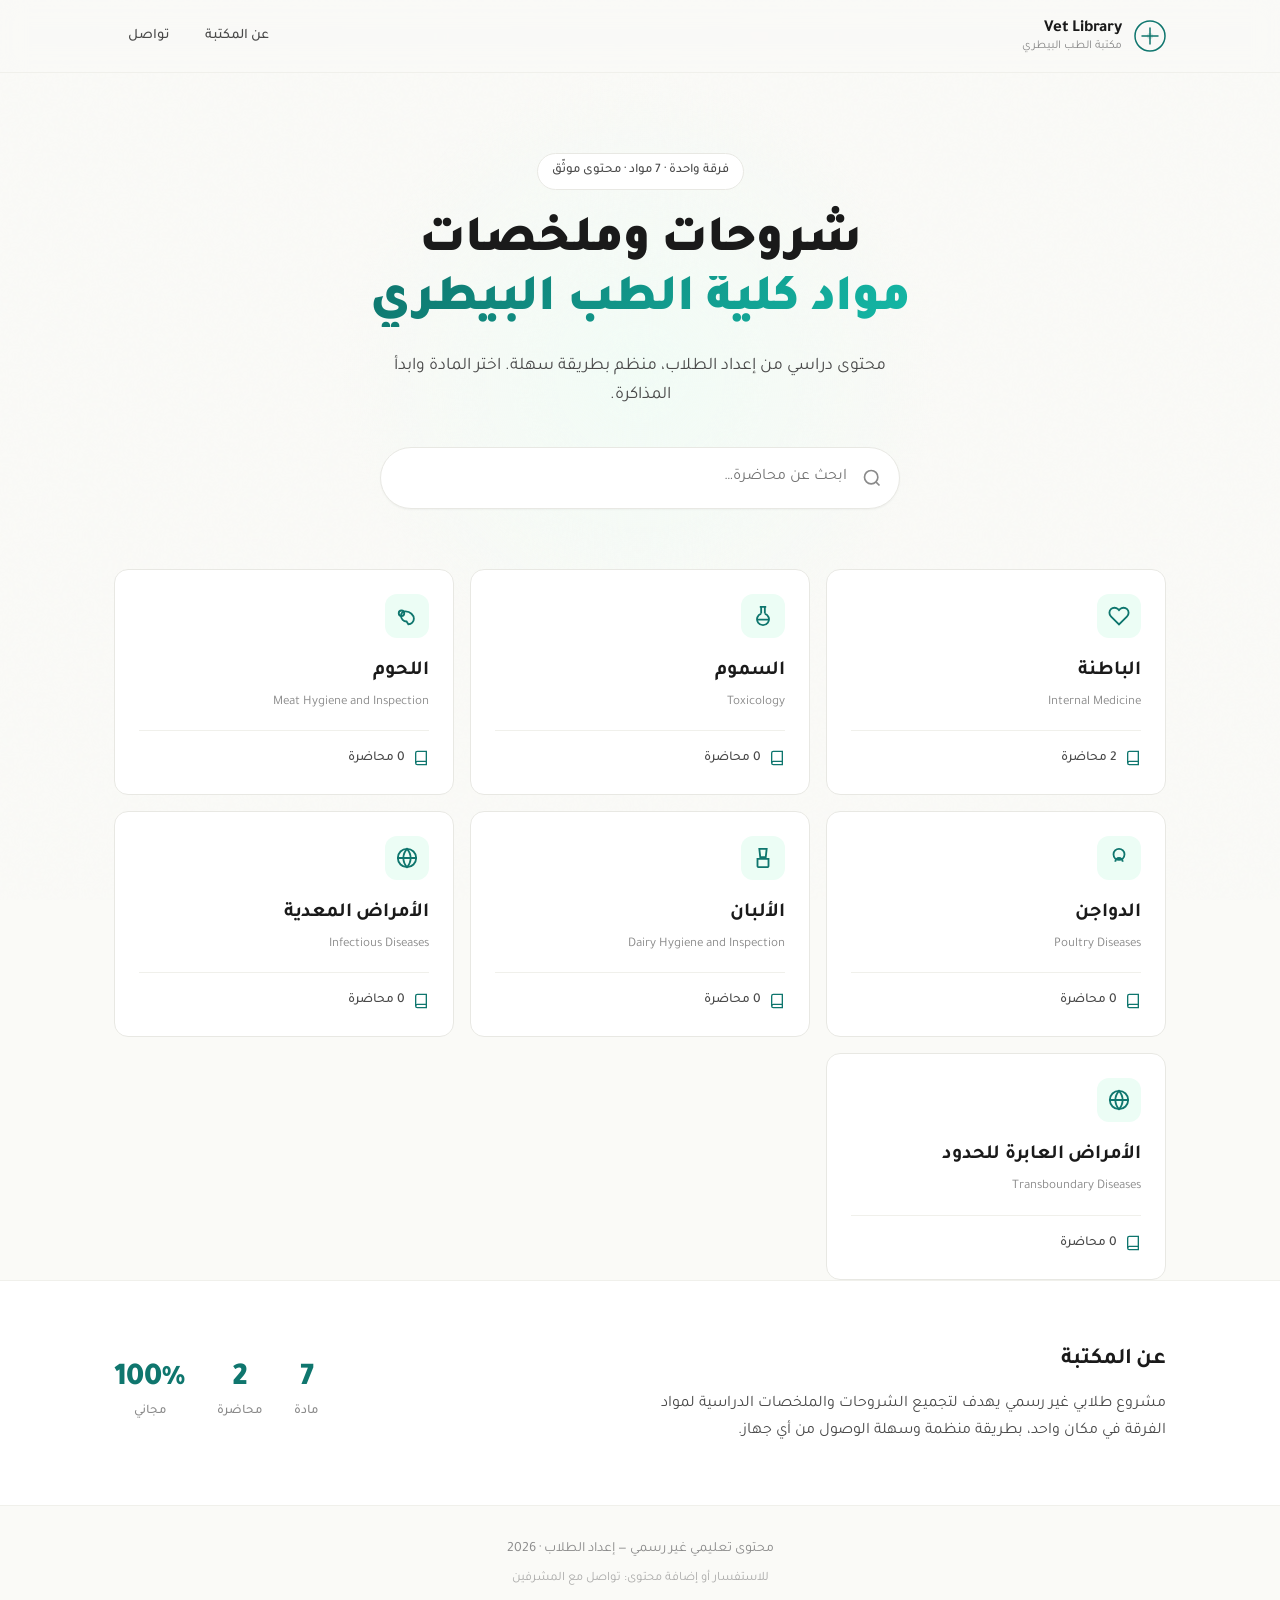
<file: index.html>
<!DOCTYPE html>
<html lang="ar" dir="rtl">
<head>
<meta charset="utf-8">
<meta name="viewport" content="width=device-width, initial-scale=1">
<title>مكتبة الطب البيطري — ملخصات وشروحات</title>
<meta name="description" content="ملخصات وشروحات مواد كلية الطب البيطري — باطنة، سموم، لحوم، دواجن، ألبان، أمراض معدية، أمراض عابرة للحدود">
<link rel="preconnect" href="https://fonts.googleapis.com">
<link rel="preconnect" href="https://fonts.gstatic.com" crossorigin>
<link href="https://fonts.googleapis.com/css2?family=Tajawal:wght@400;500;700;900&display=swap" rel="stylesheet">
<link rel="stylesheet" href="style.css">
</head>
<body>

<div class="noise"></div>

<header class="site-header">
  <div class="container header-inner">
    <a href="index.html" class="logo">
      <svg width="32" height="32" viewBox="0 0 32 32" fill="none">
        <circle cx="16" cy="16" r="15" stroke="currentColor" stroke-width="1.5"/>
        <path d="M16 8v16M8 16h16" stroke="currentColor" stroke-width="1.5" stroke-linecap="round"/>
        <circle cx="16" cy="16" r="3" fill="currentColor" opacity="0.2"/>
      </svg>
      <span class="logo-text">
        <strong>Vet Library</strong>
        <small>مكتبة الطب البيطري</small>
      </span>
    </a>
    <nav class="header-nav">
      <a href="#about" class="nav-link">عن المكتبة</a>
      <a href="#contact" class="nav-link">تواصل</a>
    </nav>
  </div>
</header>

<section class="hero">
  <div class="container">
    <div class="hero-badge">فرقة واحدة · 7 مواد · محتوى موثّق</div>
    <h1 class="hero-title">
      شروحات وملخصات<br>
      <span class="gradient">مواد كلية الطب البيطري</span>
    </h1>
    <p class="hero-sub">
      محتوى دراسي من إعداد الطلاب، منظم بطريقة سهلة. اختر المادة وابدأ المذاكرة.
    </p>
    <div class="hero-search">
      <svg width="20" height="20" viewBox="0 0 24 24" fill="none" stroke="currentColor" stroke-width="2">
        <circle cx="11" cy="11" r="8"/><path d="m21 21-4.35-4.35"/>
      </svg>
      <input type="search" id="search" placeholder="ابحث عن محاضرة…" autocomplete="off">
    </div>
  </div>
</section>

<main class="container">
  <div class="subjects-grid" id="subjects"></div>
  <div id="searchResults" class="search-results" hidden></div>
</main>

<section class="about" id="about">
  <div class="container">
    <div class="about-grid">
      <div>
        <h2>عن المكتبة</h2>
        <p>
          مشروع طلابي غير رسمي يهدف لتجميع الشروحات والملخصات الدراسية لمواد الفرقة في مكان واحد، بطريقة منظمة وسهلة الوصول من أي جهاز.
        </p>
      </div>
      <div class="stats">
        <div class="stat"><span class="stat-num" id="statSubjects">7</span><span class="stat-label">مادة</span></div>
        <div class="stat"><span class="stat-num" id="statLectures">0</span><span class="stat-label">محاضرة</span></div>
        <div class="stat"><span class="stat-num">100%</span><span class="stat-label">مجاني</span></div>
      </div>
    </div>
  </div>
</section>

<footer class="site-footer" id="contact">
  <div class="container">
    <p>محتوى تعليمي غير رسمي — إعداد الطلاب · 2026</p>
    <p class="footer-note">للاستفسار أو إضافة محتوى: تواصل مع المشرفين</p>
  </div>
</footer>

<script src="app.js"></script>
</body>
</html>
</file>
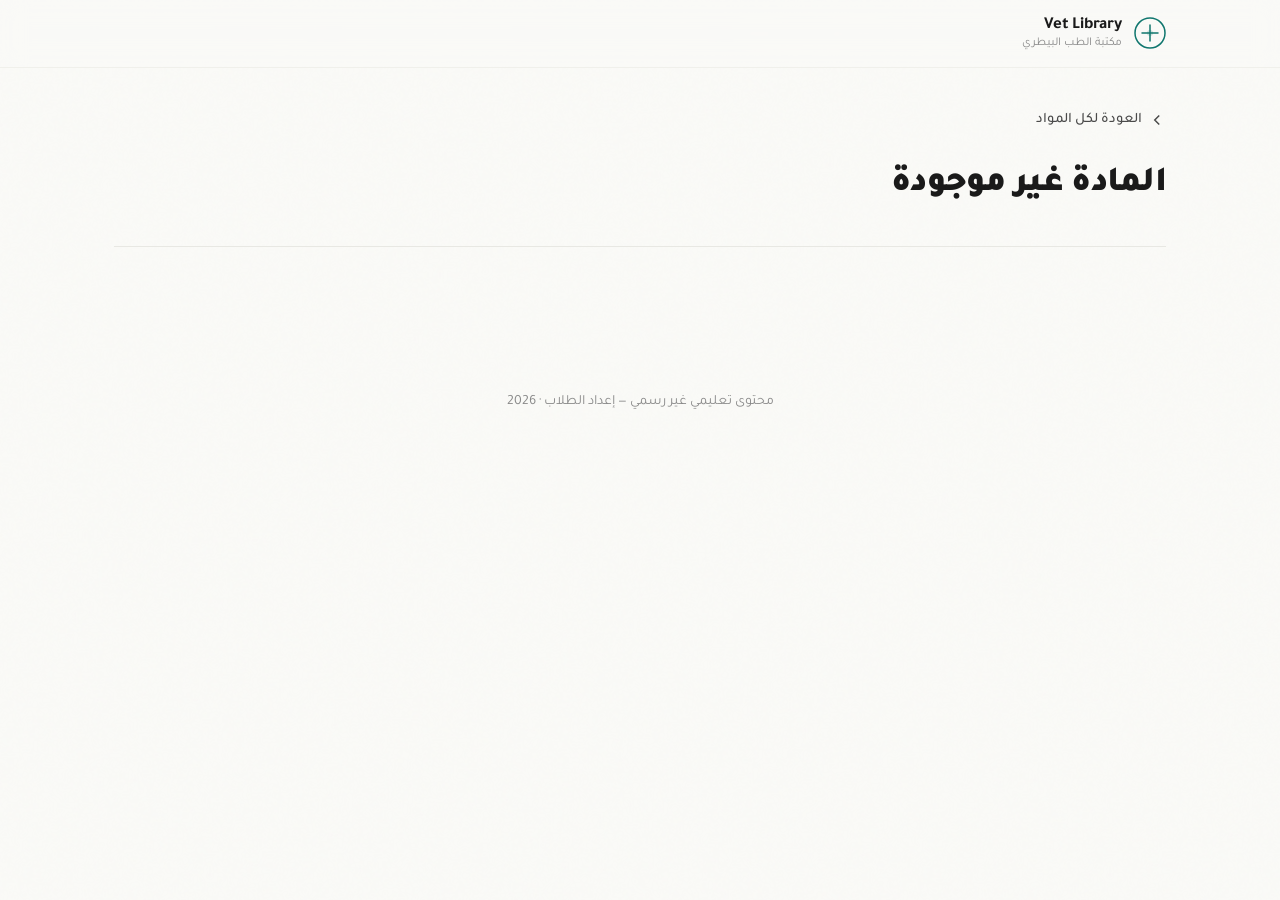
<file: subject.html>
<!DOCTYPE html>
<html lang="ar" dir="rtl">
<head>
<meta charset="utf-8">
<meta name="viewport" content="width=device-width, initial-scale=1">
<title id="pageTitle">المادة</title>
<meta name="description" id="pageDesc" content="محاضرات المادة">
<link rel="preconnect" href="https://fonts.googleapis.com">
<link rel="preconnect" href="https://fonts.gstatic.com" crossorigin>
<link href="https://fonts.googleapis.com/css2?family=Tajawal:wght@400;500;700;900&display=swap" rel="stylesheet">
<link rel="stylesheet" href="style.css">
</head>
<body>

<div class="noise"></div>

<header class="site-header">
  <div class="container header-inner">
    <a href="index.html" class="logo">
      <svg width="32" height="32" viewBox="0 0 32 32" fill="none">
        <circle cx="16" cy="16" r="15" stroke="currentColor" stroke-width="1.5"/>
        <path d="M16 8v16M8 16h16" stroke="currentColor" stroke-width="1.5" stroke-linecap="round"/>
        <circle cx="16" cy="16" r="3" fill="currentColor" opacity="0.2"/>
      </svg>
      <span class="logo-text">
        <strong>Vet Library</strong>
        <small>مكتبة الطب البيطري</small>
      </span>
    </a>
  </div>
</header>

<main class="container subject-page">
  <a href="index.html" class="back-link">
    <svg width="18" height="18" viewBox="0 0 24 24" fill="none" stroke="currentColor" stroke-width="2">
      <path d="m9 18 6-6-6-6"/>
    </svg>
    العودة لكل المواد
  </a>

  <div class="subject-header" id="subjectHeader"></div>

  <div class="lectures-list" id="lectures"></div>
</main>

<footer class="site-footer">
  <div class="container">
    <p>محتوى تعليمي غير رسمي — إعداد الطلاب · 2026</p>
  </div>
</footer>

<script src="subject.js"></script>
</body>
</html>
</file>
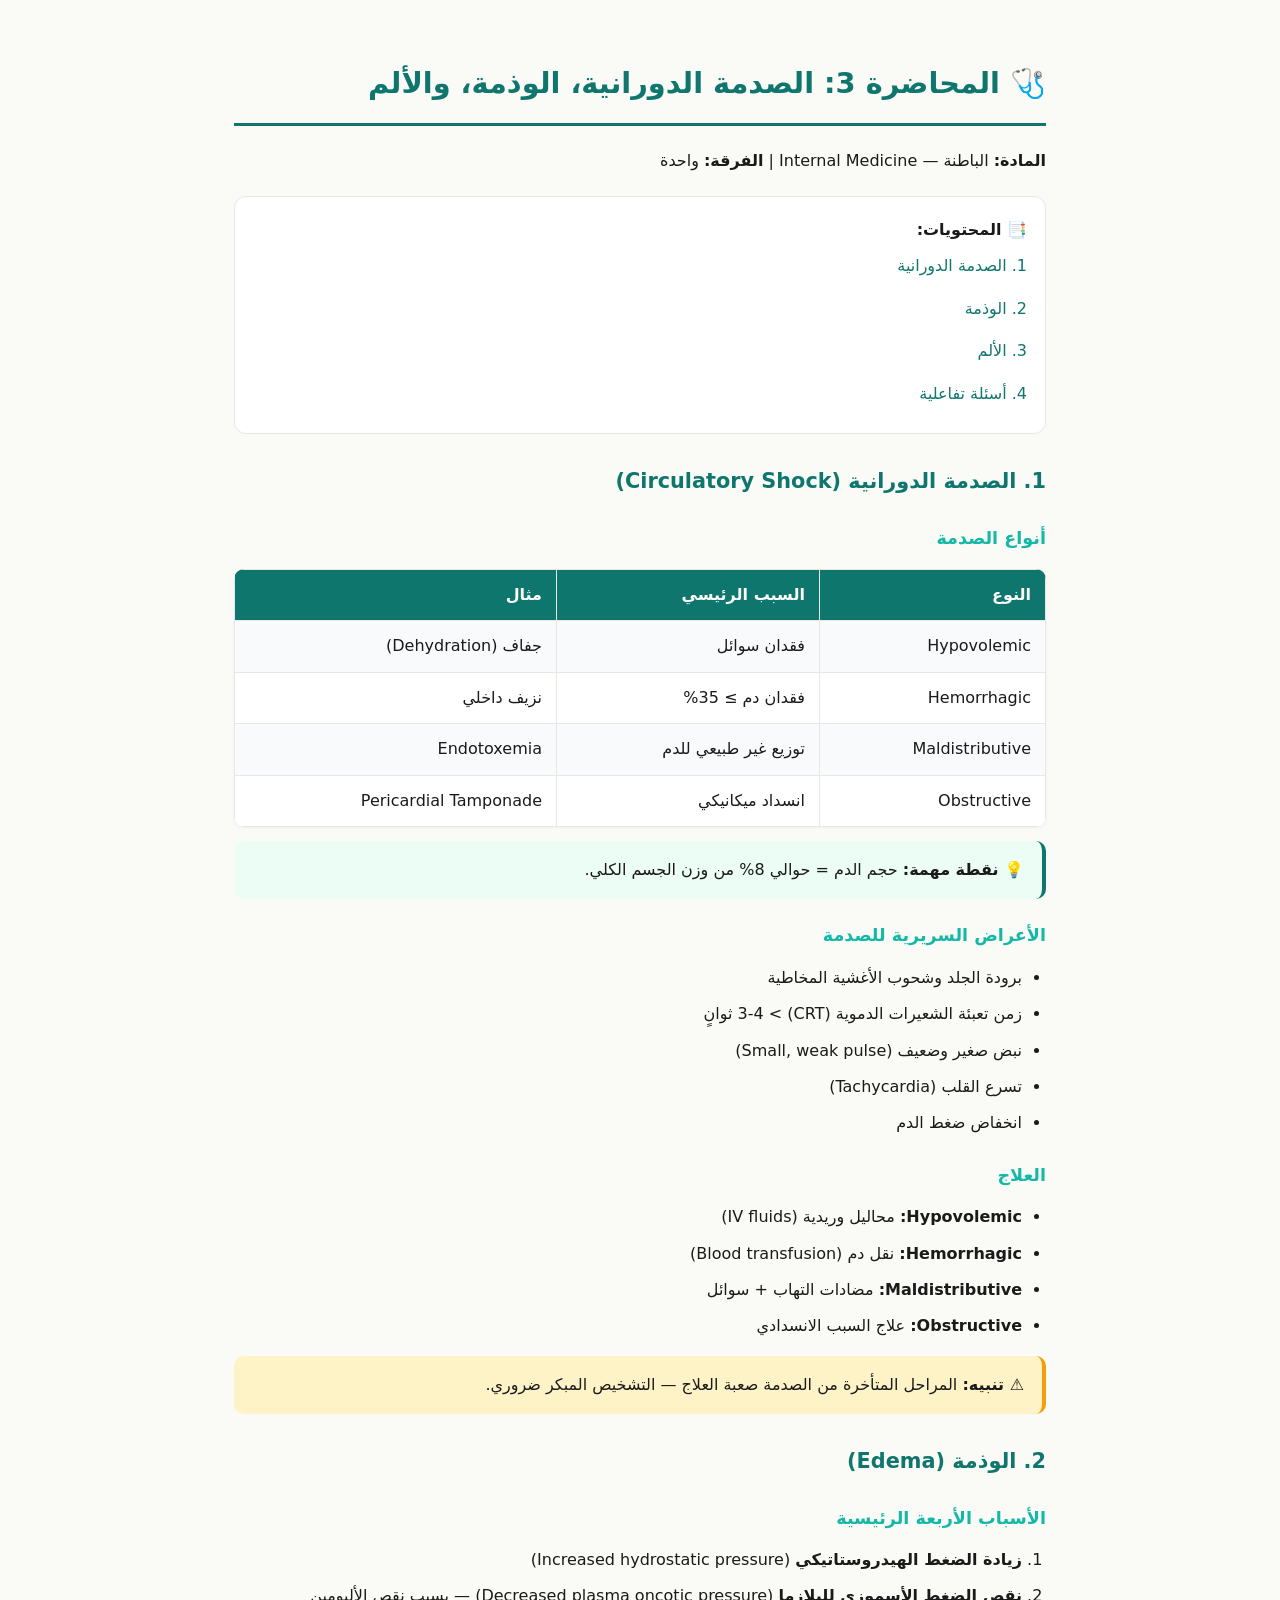
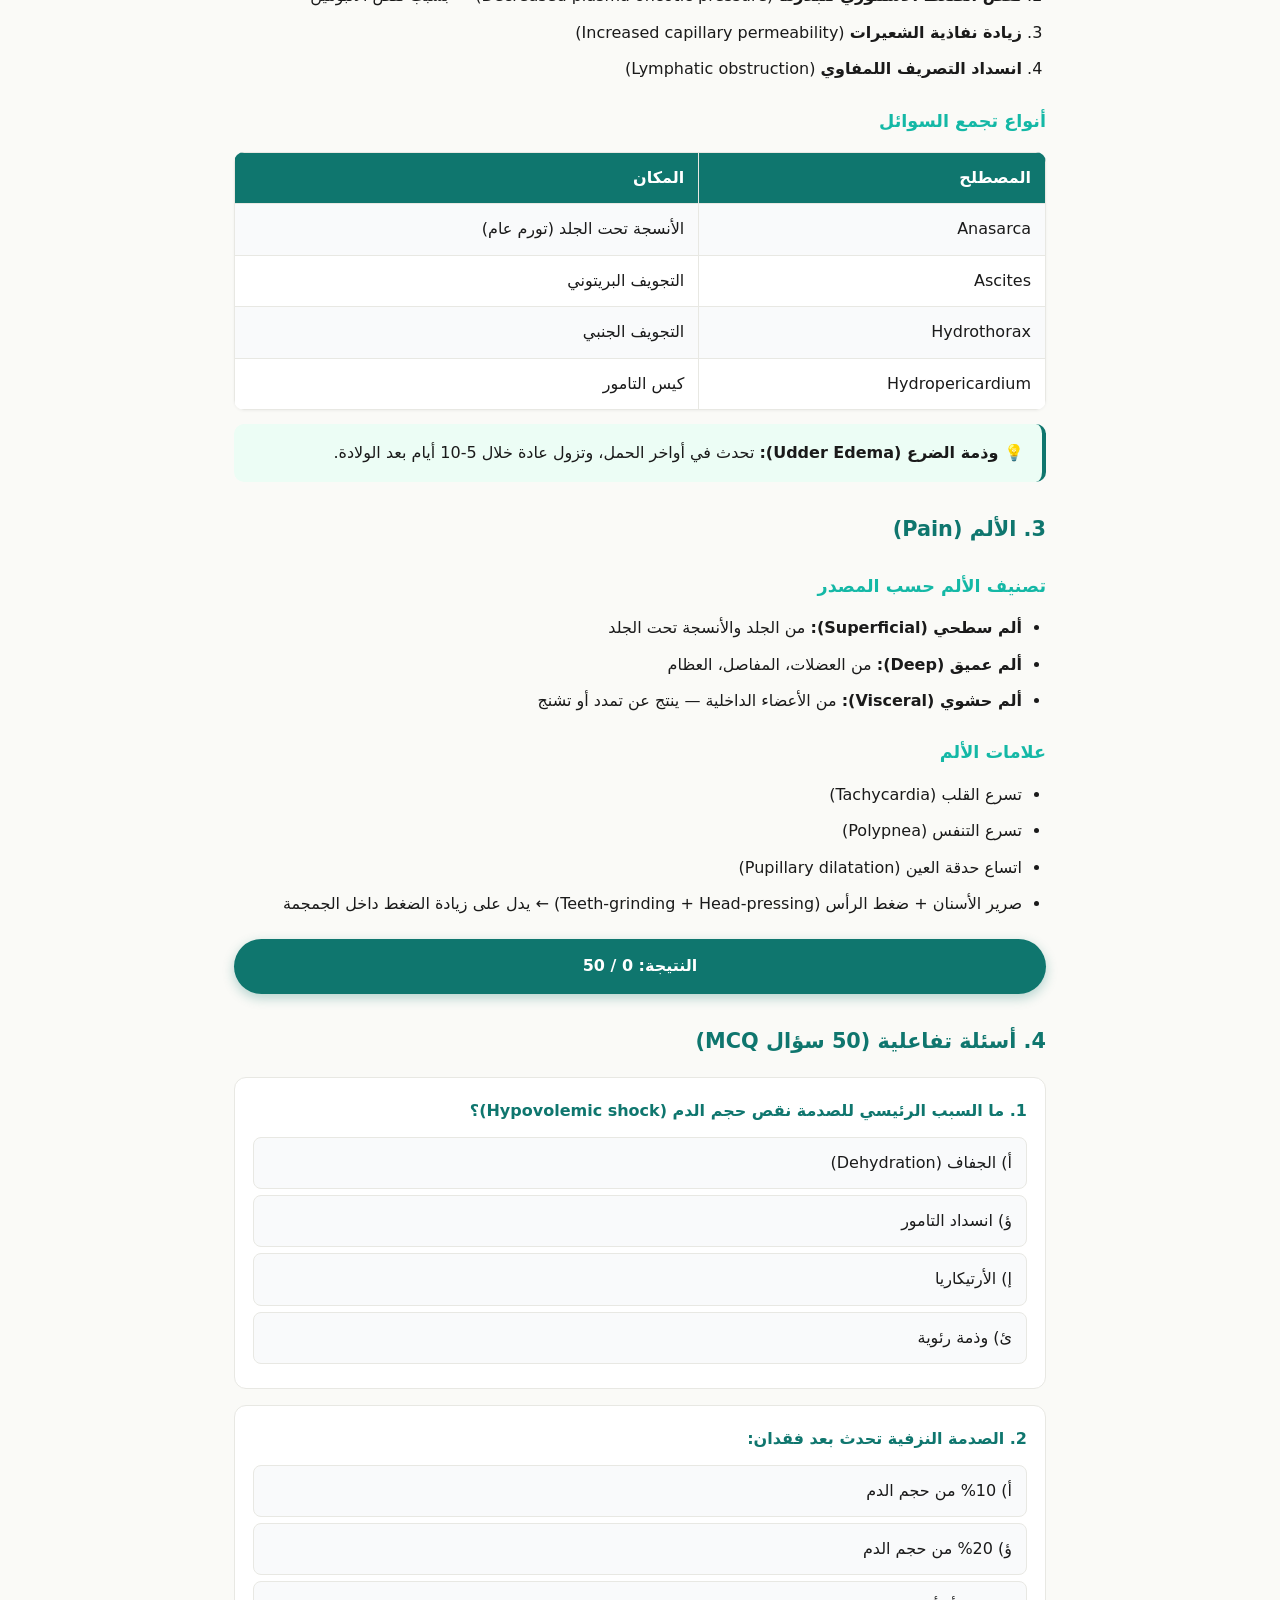
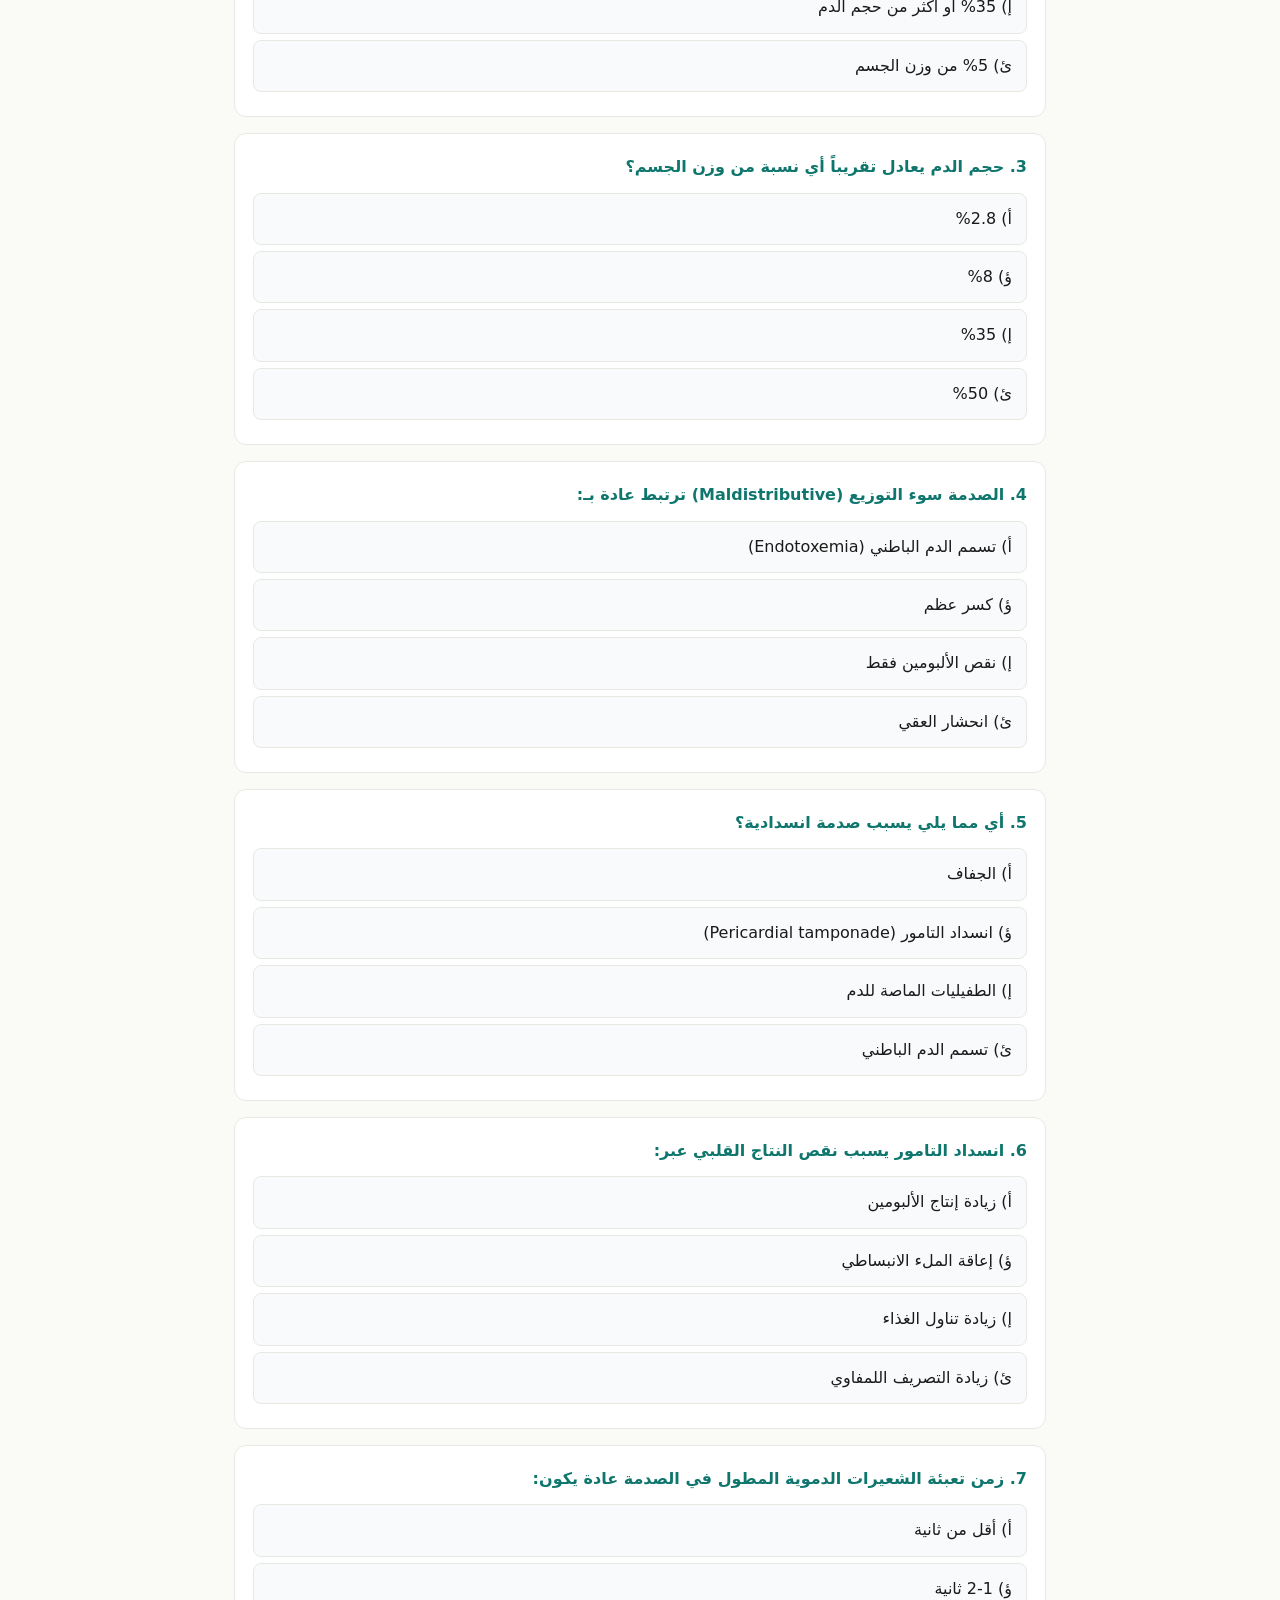
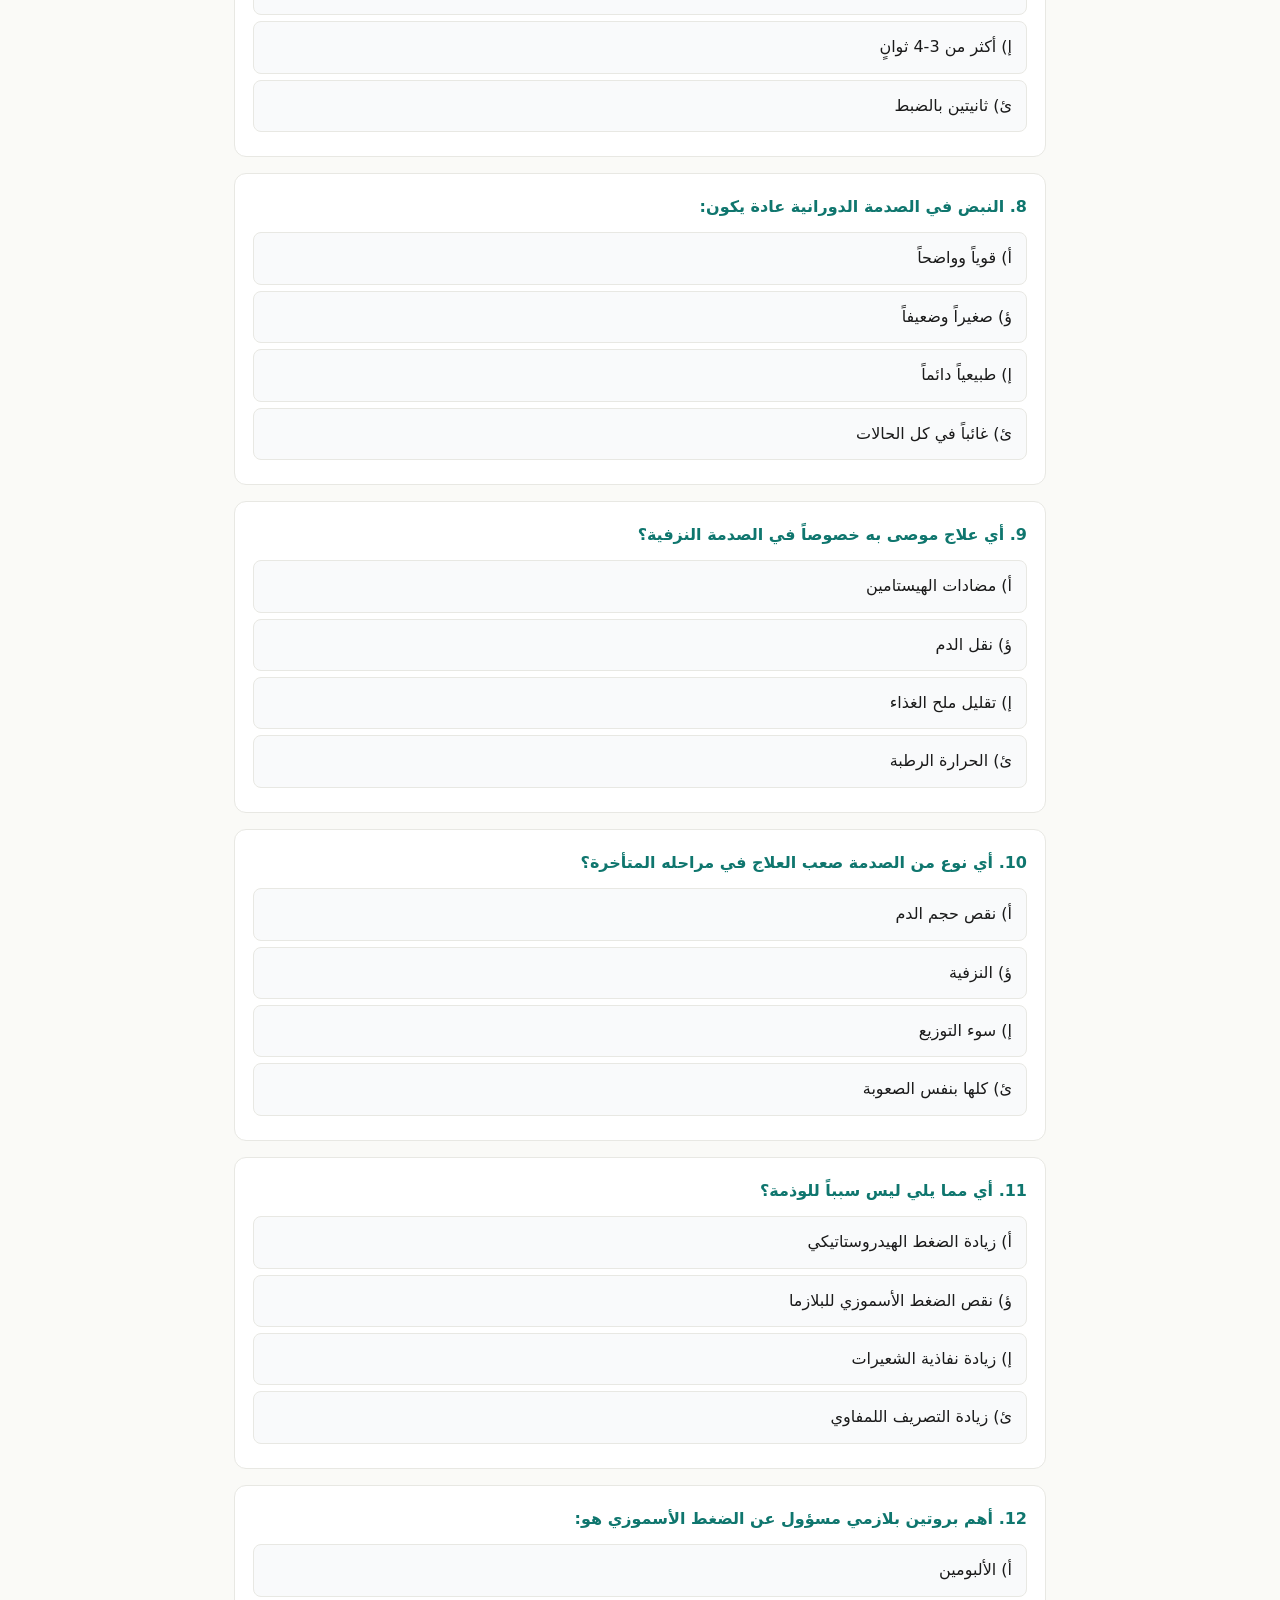
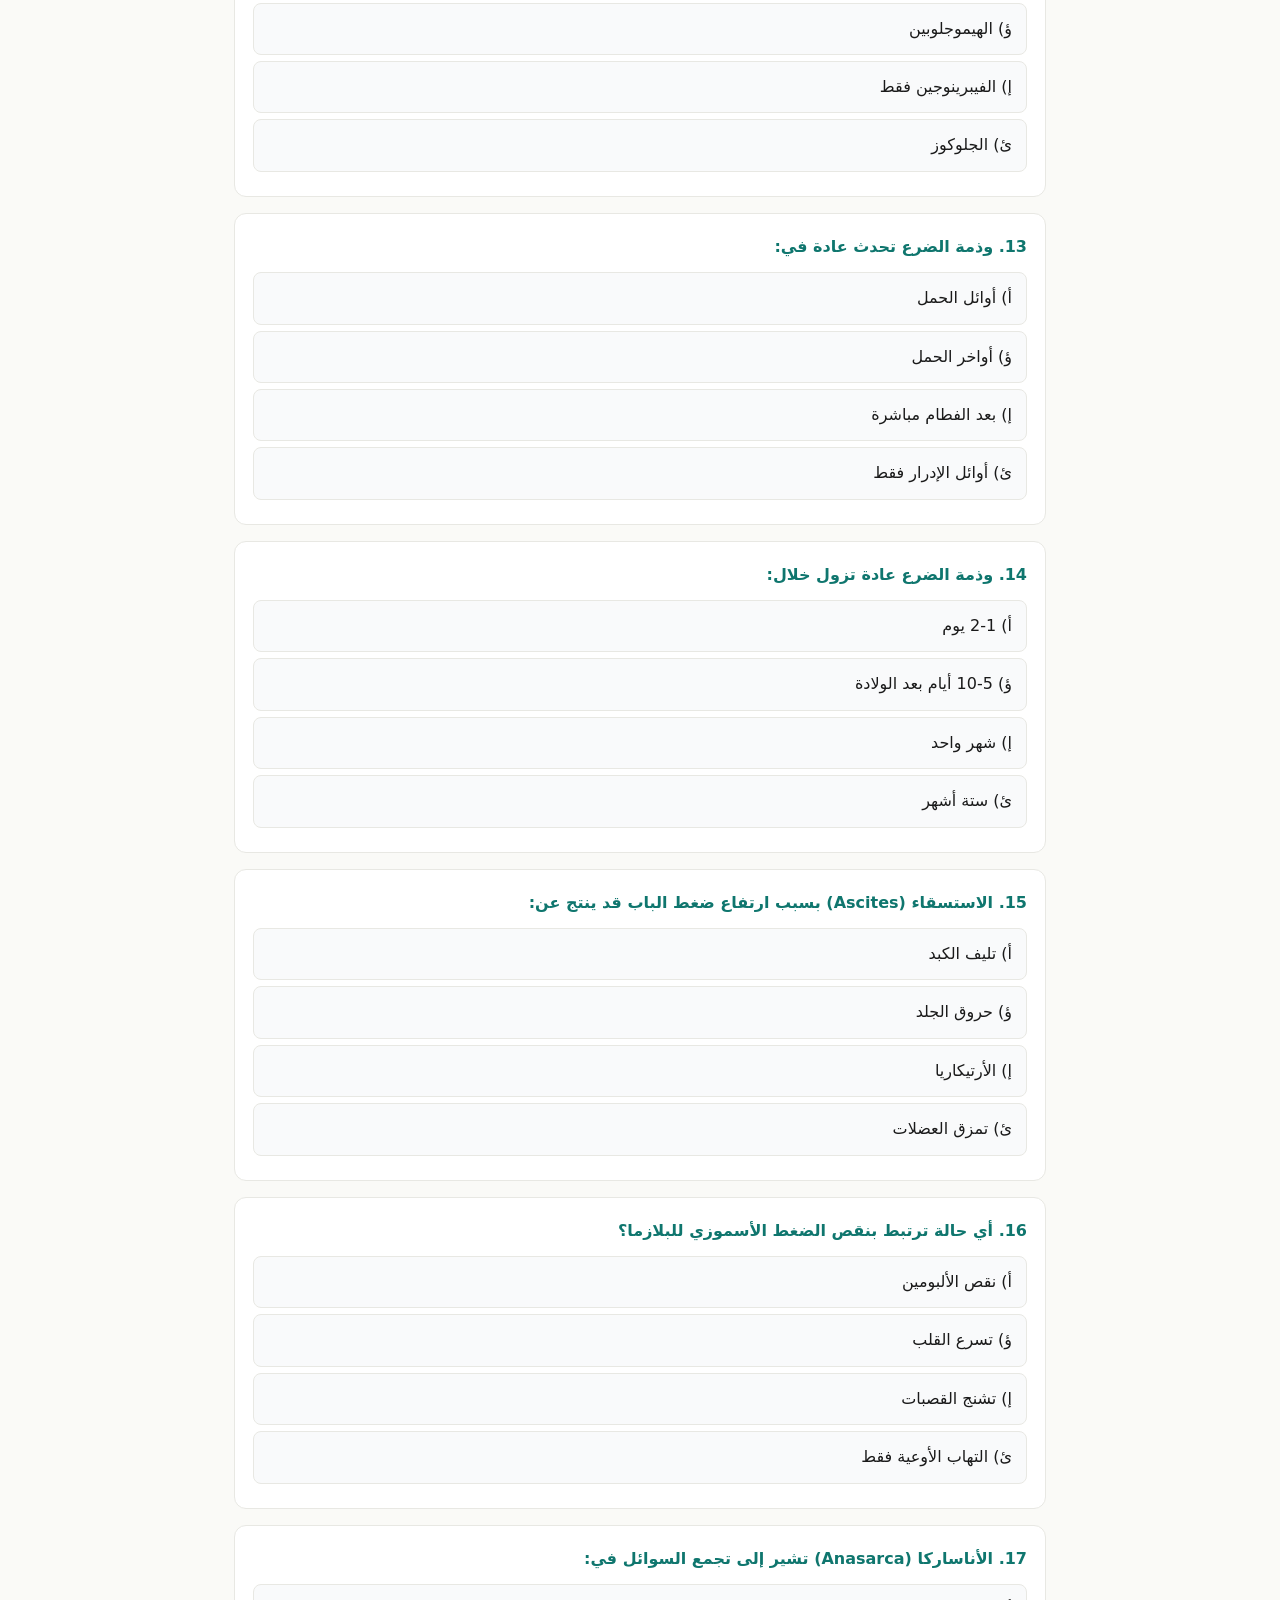
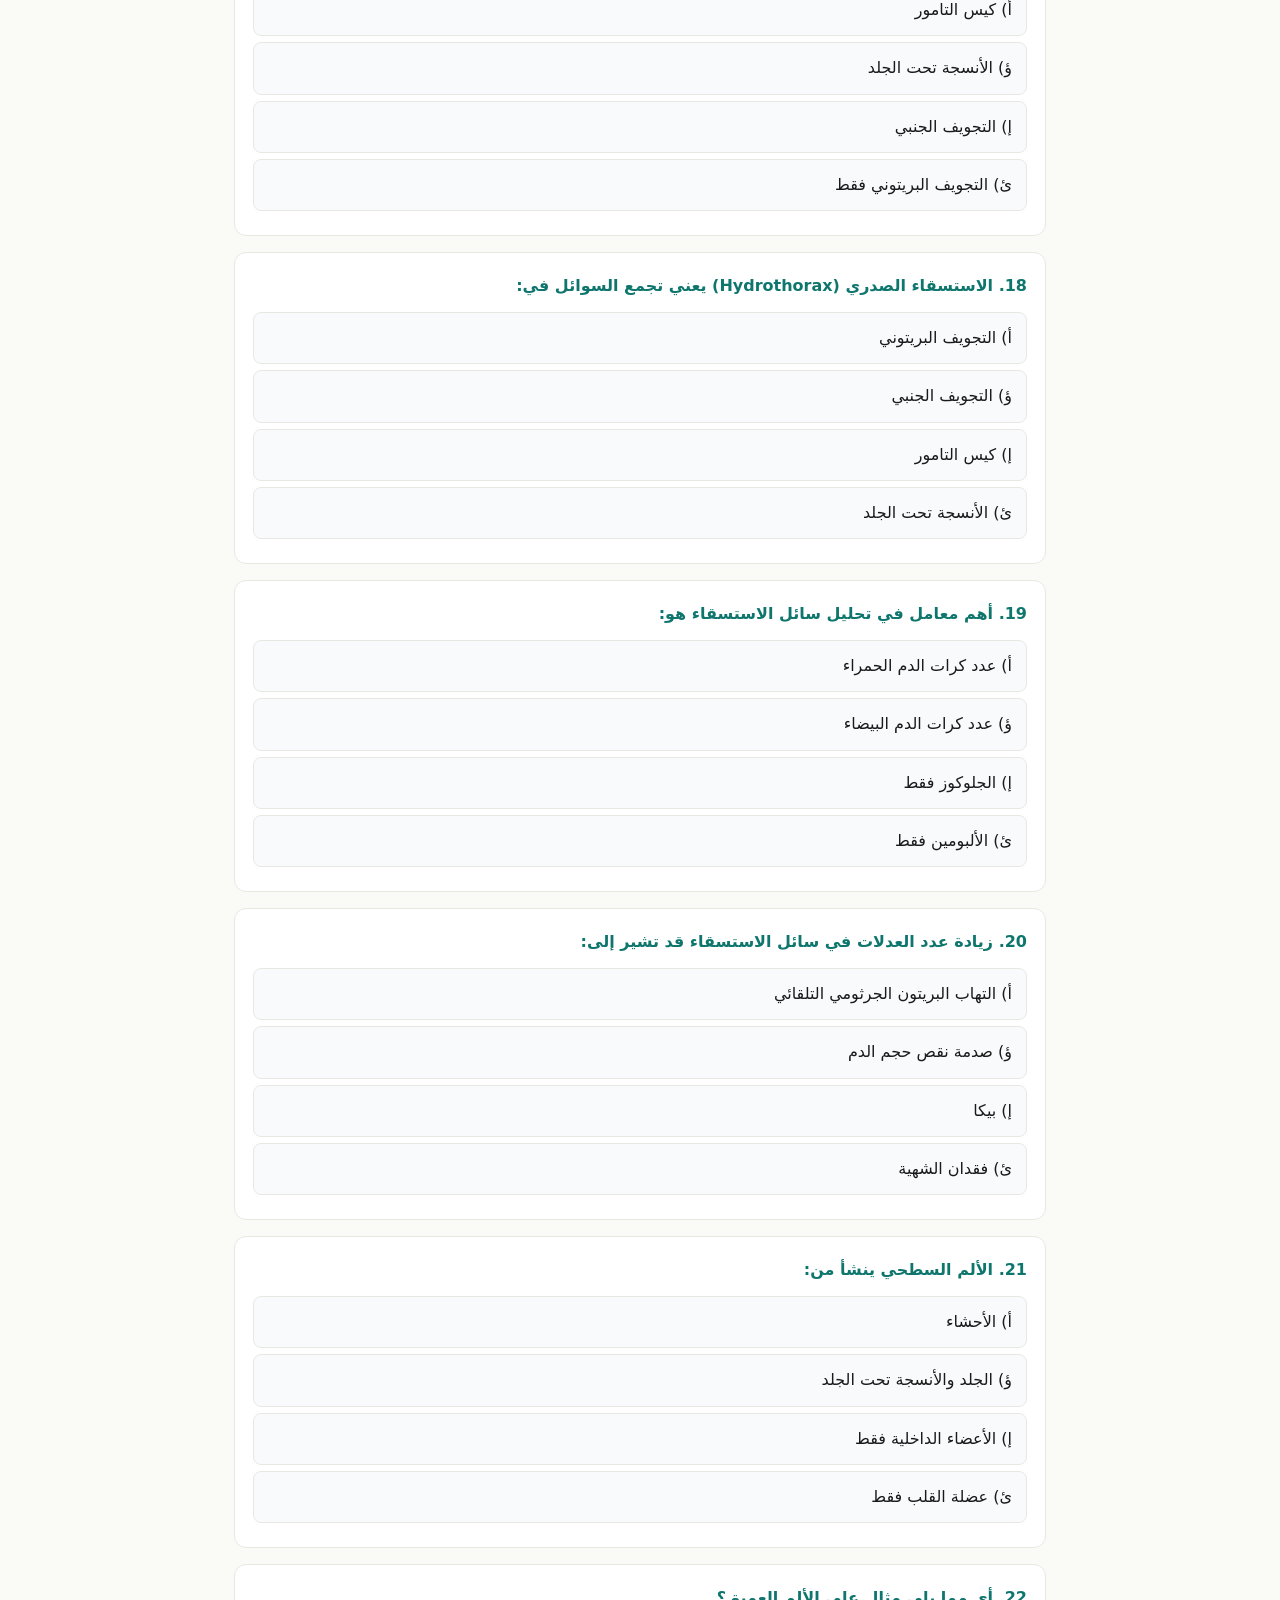
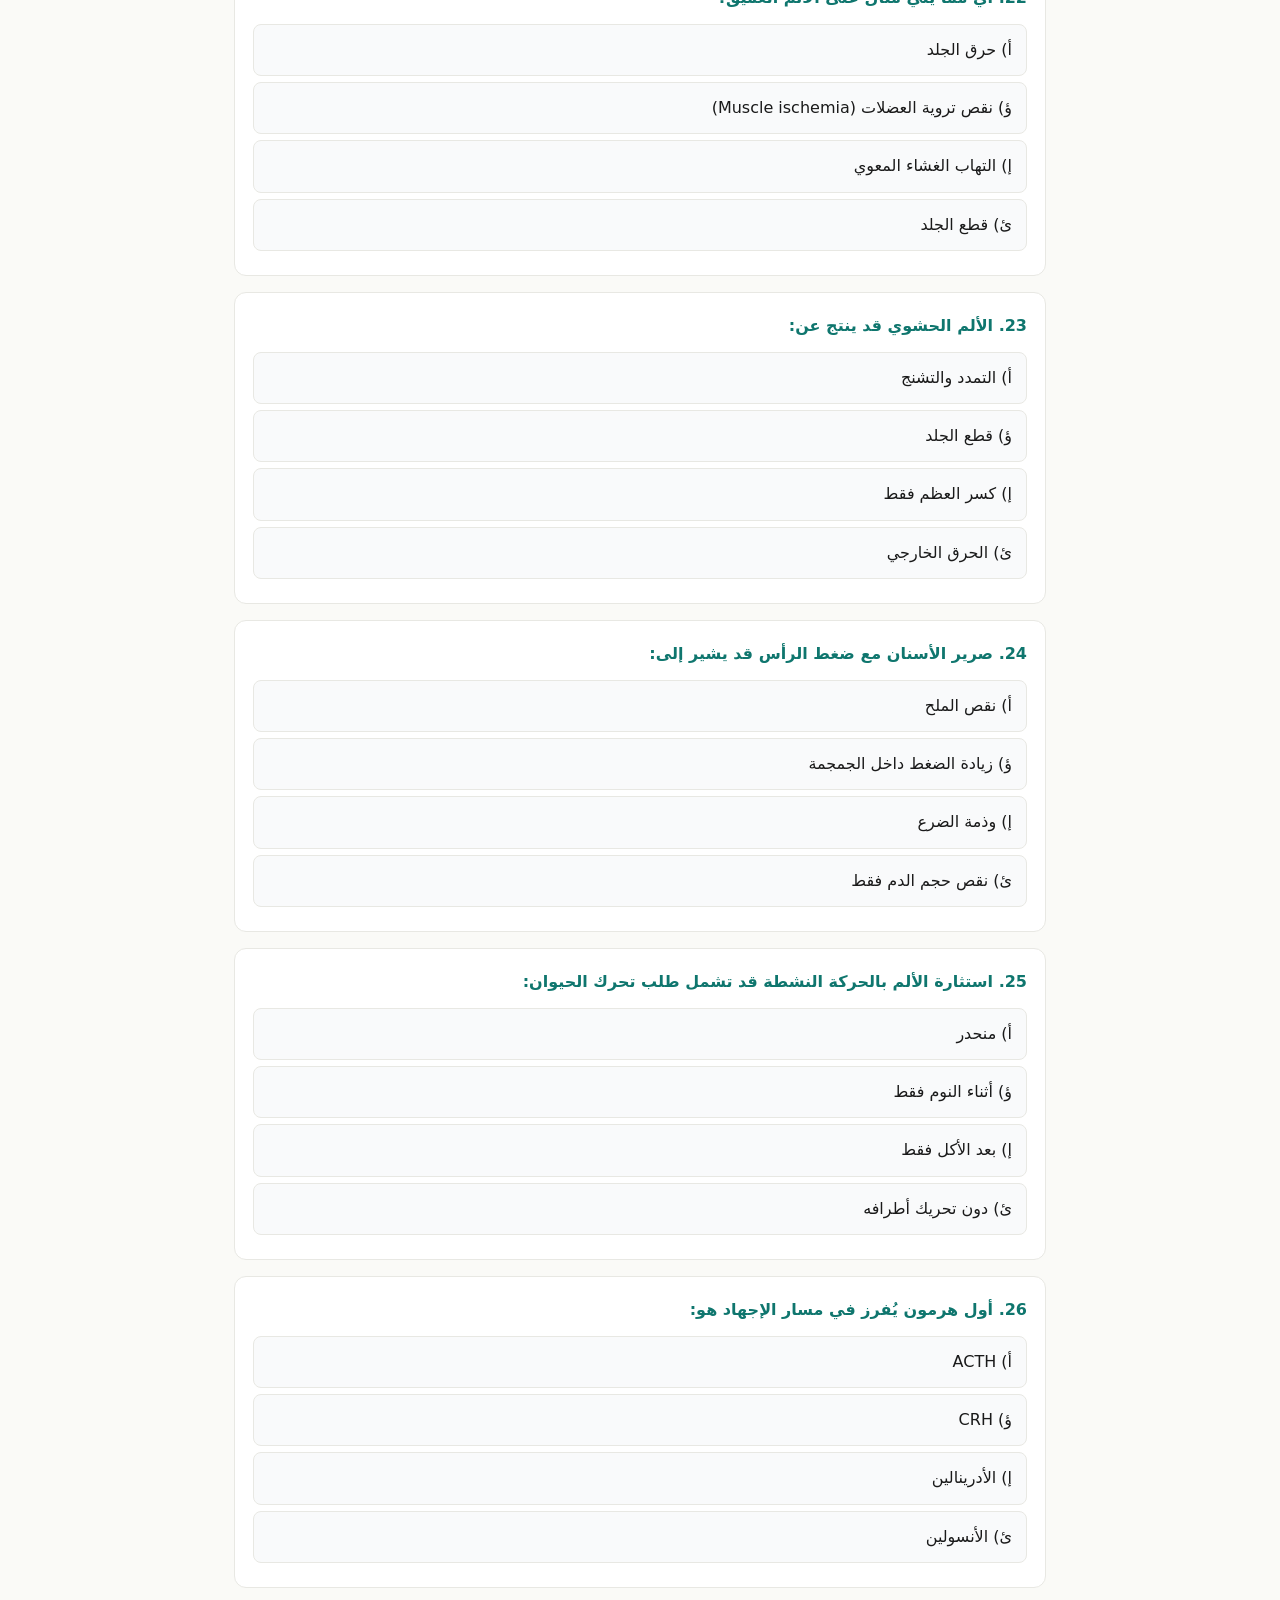
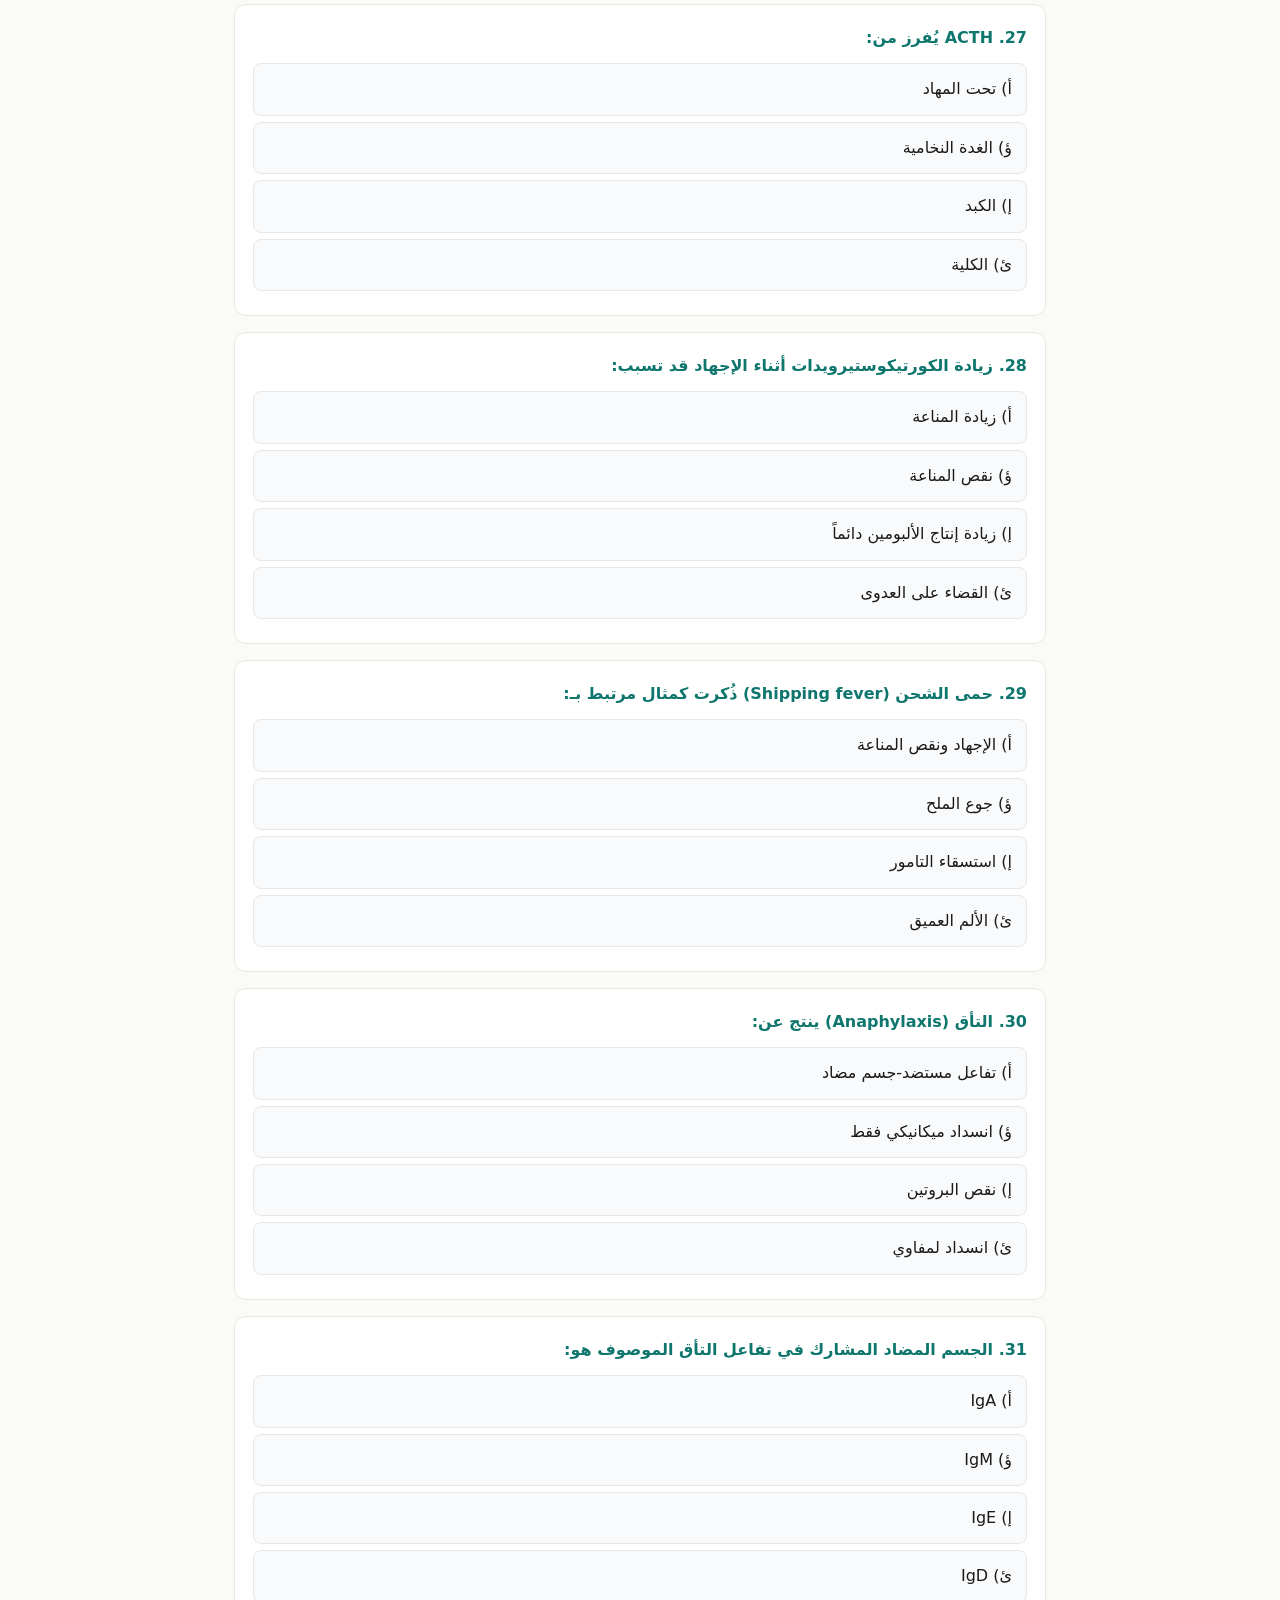
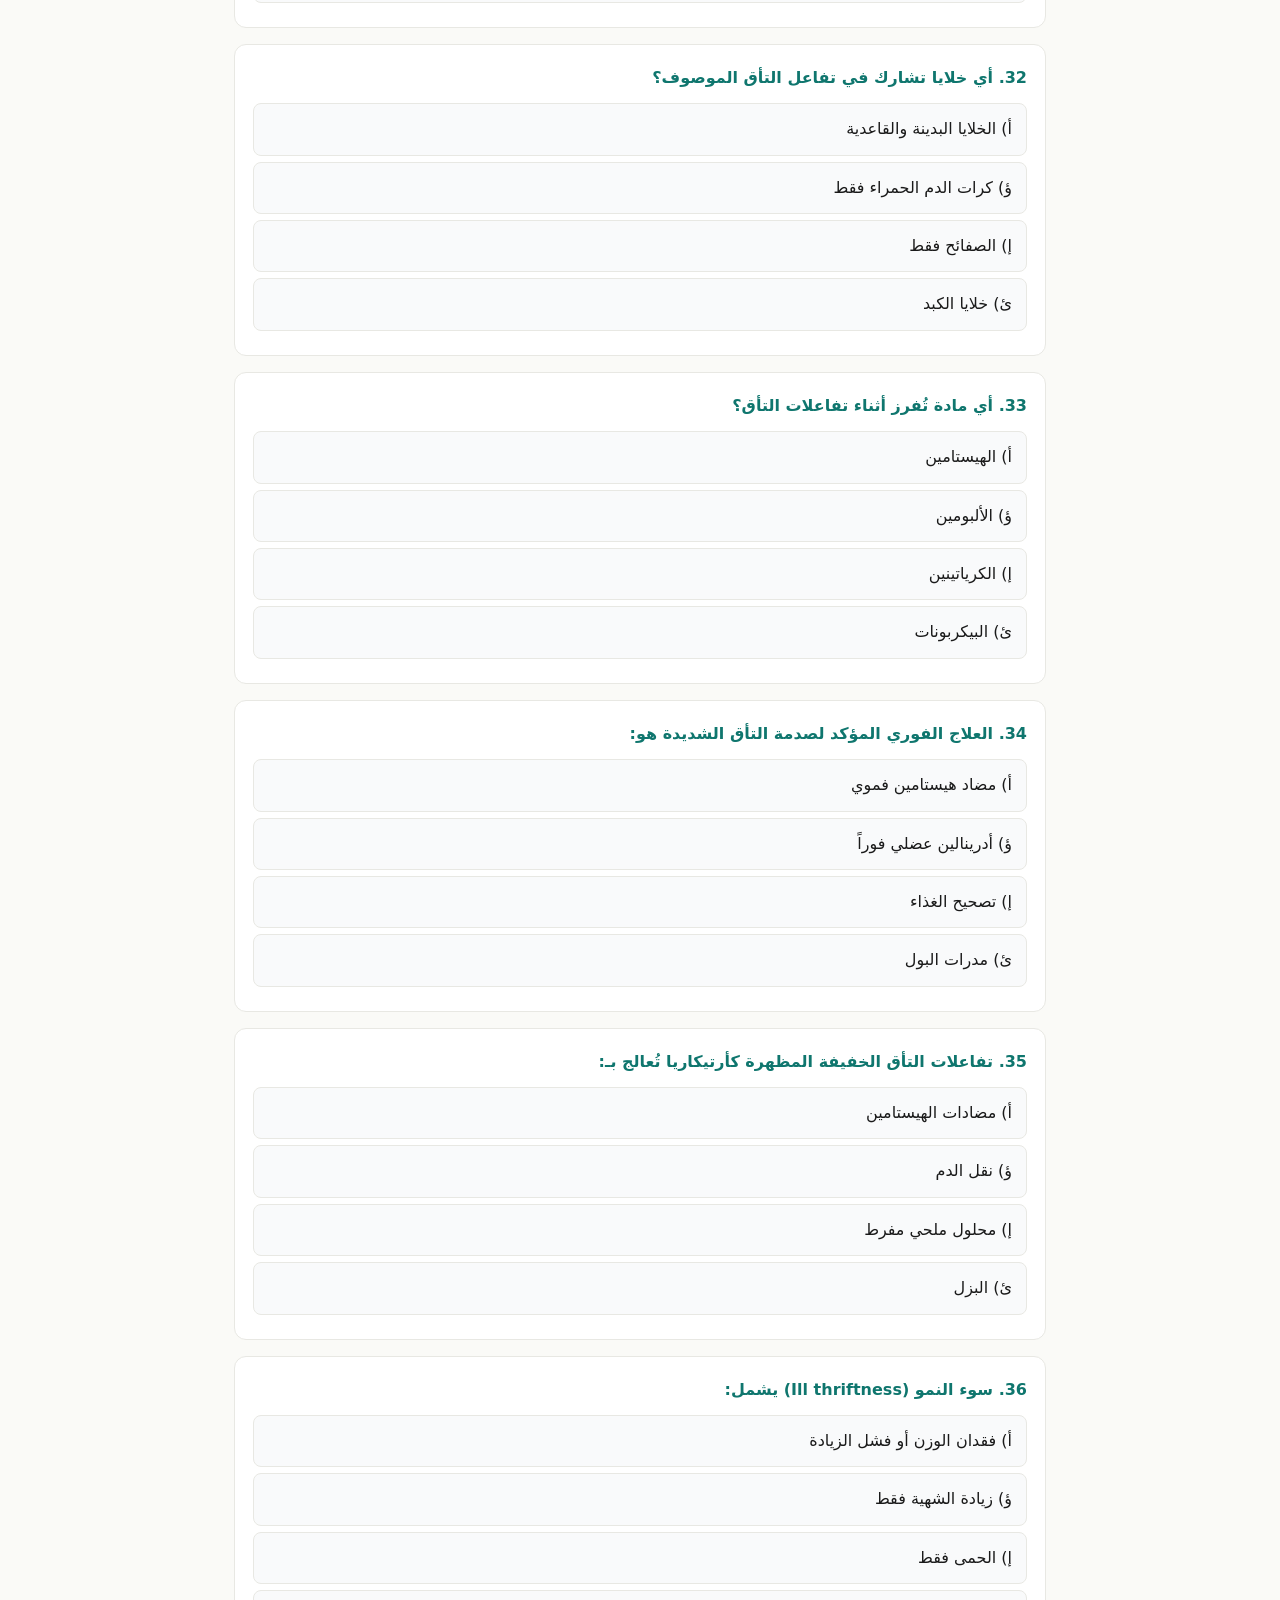
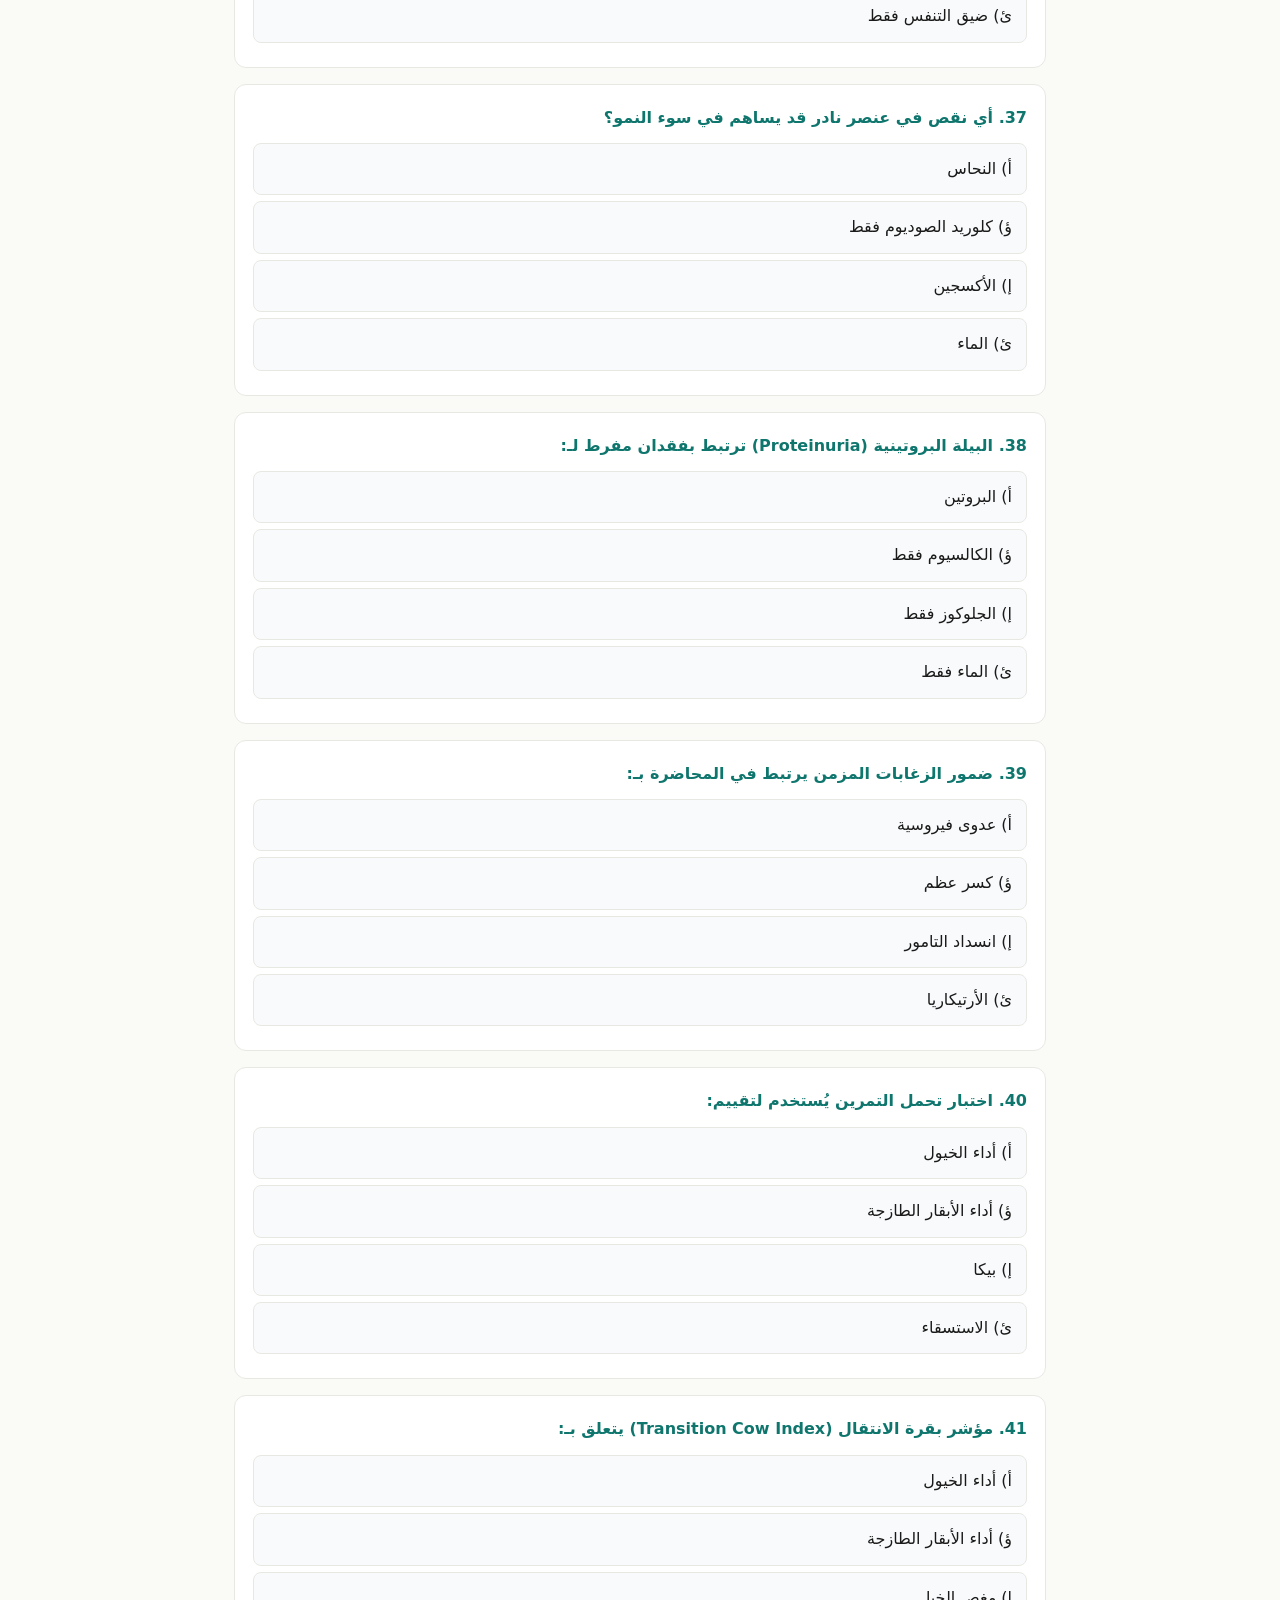
<file: lectures/internal-medicine/003-shock-edema-pain.html>
<!DOCTYPE html>
<html lang="ar" dir="rtl">
<head>
<meta charset="utf-8">
<meta name="viewport" content="width=device-width, initial-scale=1">
<title>الصدمة الدورانية والوذمة والألم — محاضرة 3</title>
<style>
  *{box-sizing:border-box;margin:0;padding:0}
  body{font-family:'Tajawal',system-ui,sans-serif;max-width:860px;margin:0 auto;padding:24px;line-height:1.9;color:#1a1a1a;background:#fafaf7}
  h1{color:#0f766e;border-bottom:3px solid #0f766e;padding-bottom:12px;margin:32px 0 20px;font-size:1.8rem}
  h2{color:#0f766e;margin:28px 0 14px;font-size:1.3rem}
  h3{color:#14b8a6;margin:20px 0 10px;font-size:1.1rem}
  p{margin:10px 0}
  ul,ol{padding-right:24px;margin:10px 0}
  li{margin:6px 0}
  .highlight{background:#ecfdf5;padding:14px 18px;border-radius:10px;border-right:4px solid #0f766e;margin:14px 0}
  .warn{background:#fef3c7;padding:14px 18px;border-radius:10px;border-right:4px solid #f59e0b;margin:14px 0}
  table{width:100%;border-collapse:collapse;margin:14px 0;background:#fff;border-radius:10px;overflow:hidden;box-shadow:0 1px 3px rgba(0,0,0,.05)}
  th,td{padding:10px 14px;border:1px solid #e8e8e3;text-align:right}
  th{background:#0f766e;color:#fff;font-weight:700}
  tr:nth-child(even){background:#f9fafb}
  .quiz{background:#fff;border:1px solid #e8e8e3;border-radius:12px;padding:18px;margin:16px 0}
  .quiz-q{font-weight:700;margin-bottom:10px;color:#0f766e}
  .quiz-opt{display:block;padding:10px 14px;margin:6px 0;background:#f9fafb;border:1px solid #e8e8e3;border-radius:8px;cursor:pointer;transition:.2s}
  .quiz-opt:hover{background:#ecfdf5;border-color:#0f766e}
  .quiz-opt.correct{background:#d1fae5;border-color:#059669;color:#065f46}
  .quiz-opt.wrong{background:#fee2e2;border-color:#dc2626;color:#991b1b}
  .quiz-feedback{margin-top:10px;padding:10px;border-radius:8px;font-weight:600;display:none}
  .score{position:sticky;top:10px;background:#0f766e;color:#fff;padding:12px 20px;border-radius:100px;text-align:center;font-weight:700;margin:20px 0;box-shadow:0 4px 12px rgba(15,118,110,.3)}
  .toc{background:#fff;border:1px solid #e8e8e3;border-radius:12px;padding:18px;margin:20px 0}
  .toc a{display:block;padding:6px 0;color:#0f766e;text-decoration:none;font-weight:500}
  .toc a:hover{text-decoration:underline}
</style>
</head>
<body>

<h1>🩺 المحاضرة 3: الصدمة الدورانية، الوذمة، والألم</h1>
<p><strong>المادة:</strong> الباطنة — Internal Medicine | <strong>الفرقة:</strong> واحدة</p>

<div class="toc">
  <strong>📑 المحتويات:</strong>
  <a href="#shock">1. الصدمة الدورانية</a>
  <a href="#edema">2. الوذمة</a>
  <a href="#pain">3. الألم</a>
  <a href="#quiz">4. أسئلة تفاعلية</a>
</div>

<h2 id="shock">1. الصدمة الدورانية (Circulatory Shock)</h2>

<h3>أنواع الصدمة</h3>
<table>
  <tr><th>النوع</th><th>السبب الرئيسي</th><th>مثال</th></tr>
  <tr><td>Hypovolemic</td><td>فقدان سوائل</td><td>جفاف (Dehydration)</td></tr>
  <tr><td>Hemorrhagic</td><td>فقدان دم ≥ 35%</td><td>نزيف داخلي</td></tr>
  <tr><td>Maldistributive</td><td>توزيع غير طبيعي للدم</td><td>Endotoxemia</td></tr>
  <tr><td>Obstructive</td><td>انسداد ميكانيكي</td><td>Pericardial Tamponade</td></tr>
</table>

<div class="highlight">
  <strong>💡 نقطة مهمة:</strong> حجم الدم = حوالي 8% من وزن الجسم الكلي.
</div>

<h3>الأعراض السريرية للصدمة</h3>
<ul>
  <li>برودة الجلد وشحوب الأغشية المخاطية</li>
  <li>زمن تعبئة الشعيرات الدموية (CRT) &gt; 3-4 ثوانٍ</li>
  <li>نبض صغير وضعيف (Small, weak pulse)</li>
  <li>تسرع القلب (Tachycardia)</li>
  <li>انخفاض ضغط الدم</li>
</ul>

<h3>العلاج</h3>
<ul>
  <li><strong>Hypovolemic:</strong> محاليل وريدية (IV fluids)</li>
  <li><strong>Hemorrhagic:</strong> نقل دم (Blood transfusion)</li>
  <li><strong>Maldistributive:</strong> مضادات التهاب + سوائل</li>
  <li><strong>Obstructive:</strong> علاج السبب الانسدادي</li>
</ul>

<div class="warn">
  <strong>⚠️ تنبيه:</strong> المراحل المتأخرة من الصدمة صعبة العلاج — التشخيص المبكر ضروري.
</div>

<h2 id="edema">2. الوذمة (Edema)</h2>

<h3>الأسباب الأربعة الرئيسية</h3>
<ol>
  <li><strong>زيادة الضغط الهيدروستاتيكي</strong> (Increased hydrostatic pressure)</li>
  <li><strong>نقص الضغط الأسموزي للبلازما</strong> (Decreased plasma oncotic pressure) — بسبب نقص الألبومين</li>
  <li><strong>زيادة نفاذية الشعيرات</strong> (Increased capillary permeability)</li>
  <li><strong>انسداد التصريف اللمفاوي</strong> (Lymphatic obstruction)</li>
</ol>

<h3>أنواع تجمع السوائل</h3>
<table>
  <tr><th>المصطلح</th><th>المكان</th></tr>
  <tr><td>Anasarca</td><td>الأنسجة تحت الجلد (تورم عام)</td></tr>
  <tr><td>Ascites</td><td>التجويف البريتوني</td></tr>
  <tr><td>Hydrothorax</td><td>التجويف الجنبي</td></tr>
  <tr><td>Hydropericardium</td><td>كيس التامور</td></tr>
</table>

<div class="highlight">
  <strong>💡 وذمة الضرع (Udder Edema):</strong> تحدث في أواخر الحمل، وتزول عادة خلال 5-10 أيام بعد الولادة.
</div>

<h2 id="pain">3. الألم (Pain)</h2>

<h3>تصنيف الألم حسب المصدر</h3>
<ul>
  <li><strong>ألم سطحي (Superficial):</strong> من الجلد والأنسجة تحت الجلد</li>
  <li><strong>ألم عميق (Deep):</strong> من العضلات، المفاصل، العظام</li>
  <li><strong>ألم حشوي (Visceral):</strong> من الأعضاء الداخلية — ينتج عن تمدد أو تشنج</li>
</ul>

<h3>علامات الألم</h3>
<ul>
  <li>تسرع القلب (Tachycardia)</li>
  <li>تسرع التنفس (Polypnea)</li>
  <li>اتساع حدقة العين (Pupillary dilatation)</li>
  <li>صرير الأسنان + ضغط الرأس (Teeth-grinding + Head-pressing) ← يدل على زيادة الضغط داخل الجمجمة</li>
</ul>

<div class="score" id="score">النتيجة: 0 / 50</div>

<h2 id="quiz">4. أسئلة تفاعلية (50 سؤال MCQ)</h2>

<div id="quizContainer"></div>

<script>
const questions = [
  {q:"ما السبب الرئيسي للصدمة نقص حجم الدم (Hypovolemic shock)؟", o:["الجفاف (Dehydration)","انسداد التامور","الأرتيكاريا","وذمة رئوية"], a:0},
  {q:"الصدمة النزفية تحدث بعد فقدان:", o:["10% من حجم الدم","20% من حجم الدم","35% أو أكثر من حجم الدم","5% من وزن الجسم"], a:2},
  {q:"حجم الدم يعادل تقريباً أي نسبة من وزن الجسم؟", o:["2.8%","8%","35%","50%"], a:1},
  {q:"الصدمة سوء التوزيع (Maldistributive) ترتبط عادة بـ:", o:["تسمم الدم الباطني (Endotoxemia)","كسر عظم","نقص الألبومين فقط","انحشار العقي"], a:0},
  {q:"أي مما يلي يسبب صدمة انسدادية؟", o:["الجفاف","انسداد التامور (Pericardial tamponade)","الطفيليات الماصة للدم","تسمم الدم الباطني"], a:1},
  {q:"انسداد التامور يسبب نقص النتاج القلبي عبر:", o:["زيادة إنتاج الألبومين","إعاقة الملء الانبساطي","زيادة تناول الغذاء","زيادة التصريف اللمفاوي"], a:1},
  {q:"زمن تعبئة الشعيرات الدموية المطول في الصدمة عادة يكون:", o:["أقل من ثانية","1-2 ثانية","أكثر من 3-4 ثوانٍ","ثانيتين بالضبط"], a:2},
  {q:"النبض في الصدمة الدورانية عادة يكون:", o:["قوياً وواضحاً","صغيراً وضعيفاً","طبيعياً دائماً","غائباً في كل الحالات"], a:1},
  {q:"أي علاج موصى به خصوصاً في الصدمة النزفية؟", o:["مضادات الهيستامين","نقل الدم","تقليل ملح الغذاء","الحرارة الرطبة"], a:1},
  {q:"أي نوع من الصدمة صعب العلاج في مراحله المتأخرة؟", o:["نقص حجم الدم","النزفية","سوء التوزيع","كلها بنفس الصعوبة"], a:3},
  {q:"أي مما يلي ليس سبباً للوذمة؟", o:["زيادة الضغط الهيدروستاتيكي","نقص الضغط الأسموزي للبلازما","زيادة نفاذية الشعيرات","زيادة التصريف اللمفاوي"], a:3},
  {q:"أهم بروتين بلازمي مسؤول عن الضغط الأسموزي هو:", o:["الألبومين","الهيموجلوبين","الفيبرينوجين فقط","الجلوكوز"], a:0},
  {q:"وذمة الضرع تحدث عادة في:", o:["أوائل الحمل","أواخر الحمل","بعد الفطام مباشرة","أوائل الإدرار فقط"], a:1},
  {q:"وذمة الضرع عادة تزول خلال:", o:["1-2 يوم","5-10 أيام بعد الولادة","شهر واحد","ستة أشهر"], a:1},
  {q:"الاستسقاء (Ascites) بسبب ارتفاع ضغط الباب قد ينتج عن:", o:["تليف الكبد","حروق الجلد","الأرتيكاريا","تمزق العضلات"], a:0},
  {q:"أي حالة ترتبط بنقص الضغط الأسموزي للبلازما؟", o:["نقص الألبومين","تسرع القلب","تشنج القصبات","التهاب الأوعية فقط"], a:0},
  {q:"الأناساركا (Anasarca) تشير إلى تجمع السوائل في:", o:["كيس التامور","الأنسجة تحت الجلد","التجويف الجنبي","التجويف البريتوني فقط"], a:1},
  {q:"الاستسقاء الصدري (Hydrothorax) يعني تجمع السوائل في:", o:["التجويف البريتوني","التجويف الجنبي","كيس التامور","الأنسجة تحت الجلد"], a:1},
  {q:"أهم معامل في تحليل سائل الاستسقاء هو:", o:["عدد كرات الدم الحمراء","عدد كرات الدم البيضاء","الجلوكوز فقط","الألبومين فقط"], a:1},
  {q:"زيادة عدد العدلات في سائل الاستسقاء قد تشير إلى:", o:["التهاب البريتون الجرثومي التلقائي","صدمة نقص حجم الدم","بيكا","فقدان الشهية"], a:0},
  {q:"الألم السطحي ينشأ من:", o:["الأحشاء","الجلد والأنسجة تحت الجلد","الأعضاء الداخلية فقط","عضلة القلب فقط"], a:1},
  {q:"أي مما يلي مثال على الألم العميق؟", o:["حرق الجلد","نقص تروية العضلات (Muscle ischemia)","التهاب الغشاء المعوي","قطع الجلد"], a:1},
  {q:"الألم الحشوي قد ينتج عن:", o:["التمدد والتشنج","قطع الجلد","كسر العظم فقط","الحرق الخارجي"], a:0},
  {q:"صرير الأسنان مع ضغط الرأس قد يشير إلى:", o:["نقص الملح","زيادة الضغط داخل الجمجمة","وذمة الضرع","نقص حجم الدم فقط"], a:1},
  {q:"استثارة الألم بالحركة النشطة قد تشمل طلب تحرك الحيوان:", o:["منحدر","أثناء النوم فقط","بعد الأكل فقط","دون تحريك أطرافه"], a:0},
  {q:"أول هرمون يُفرز في مسار الإجهاد هو:", o:["ACTH","CRH","الأدرينالين","الأنسولين"], a:1},
  {q:"ACTH يُفرز من:", o:["تحت المهاد","الغدة النخامية","الكبد","الكلية"], a:1},
  {q:"زيادة الكورتيكوستيرويدات أثناء الإجهاد قد تسبب:", o:["زيادة المناعة","نقص المناعة","زيادة إنتاج الألبومين دائماً","القضاء على العدوى"], a:1},
  {q:"حمى الشحن (Shipping fever) ذُكرت كمثال مرتبط بـ:", o:["الإجهاد ونقص المناعة","جوع الملح","استسقاء التامور","الألم العميق"], a:0},
  {q:"التأق (Anaphylaxis) ينتج عن:", o:["تفاعل مستضد-جسم مضاد","انسداد ميكانيكي فقط","نقص البروتين","انسداد لمفاوي"], a:0},
  {q:"الجسم المضاد المشارك في تفاعل التأق الموصوف هو:", o:["IgA","IgM","IgE","IgD"], a:2},
  {q:"أي خلايا تشارك في تفاعل التأق الموصوف؟", o:["الخلايا البدينة والقاعدية","كرات الدم الحمراء فقط","الصفائح فقط","خلايا الكبد"], a:0},
  {q:"أي مادة تُفرز أثناء تفاعلات التأق؟", o:["الهيستامين","الألبومين","الكرياتينين","البيكربونات"], a:0},
  {q:"العلاج الفوري المؤكد لصدمة التأق الشديدة هو:", o:["مضاد هيستامين فموي","أدرينالين عضلي فوراً","تصحيح الغذاء","مدرات البول"], a:1},
  {q:"تفاعلات التأق الخفيفة المظهرة كأرتيكاريا تُعالج بـ:", o:["مضادات الهيستامين","نقل الدم","محلول ملحي مفرط","البزل"], a:0},
  {q:"سوء النمو (Ill thriftness) يشمل:", o:["فقدان الوزن أو فشل الزيادة","زيادة الشهية فقط","الحمى فقط","ضيق التنفس فقط"], a:0},
  {q:"أي نقص في عنصر نادر قد يساهم في سوء النمو؟", o:["النحاس","كلوريد الصوديوم فقط","الأكسجين","الماء"], a:0},
  {q:"البيلة البروتينية (Proteinuria) ترتبط بفقدان مفرط لـ:", o:["البروتين","الكالسيوم فقط","الجلوكوز فقط","الماء فقط"], a:0},
  {q:"ضمور الزغابات المزمن يرتبط في المحاضرة بـ:", o:["عدوى فيروسية","كسر عظم","انسداد التامور","الأرتيكاريا"], a:0},
  {q:"اختبار تحمل التمرين يُستخدم لتقييم:", o:["أداء الخيول","أداء الأبقار الطازجة","بيكا","الاستسقاء"], a:0},
  {q:"مؤشر بقرة الانتقال (Transition Cow Index) يتعلق بـ:", o:["أداء الخيول","أداء الأبقار الطازجة","مغص الخيل","اختبار الألم"], a:1},
  {q:"كثرة الأكل (Polyphagia) يعني:", o:["زيادة تناول الطعام","غياب تناول الطعام","أكل البراز","فقدان الوزن"], a:0},
  {q:"انعدام الأكل (Anophagia) يعني:", o:["زيادة الشهية","غياب تناول الطعام","أكل العظام","زيادة العطش"], a:1},
  {q:"البيكا (Pica) تُسمى أيضاً:", o:["Allotriophagia","Anasarca","Ascites","Cachexia"], a:0},
  {q:"البيكا تُعتبر سلوكاً طبيعياً في:", o:["الأرانب والمهور","كل الأبقار البالغة","كل الخيول","كل الخنازير"], a:0},
  {q:"أكل العظم (Osteophagia) يعني:", o:["أكل البراز","مضغ العظام","أكل الصغار","أكل الخشب"], a:1},
  {q:"أكل البراز (Coprophagia) يعني:", o:["أكل البراز","مضغ العظام","شرب البول","أكل اللحاء"], a:0},
  {q:"جوع الملح قد يؤدي إلى:", o:["مضغ الجلد","فقدان الشهية فقط","السعال فقط","تسرع القلب فقط"], a:0},
  {q:"الكرات النباتية (Phytobezoars) قد تسبب:", o:["انسداد الجهاز الهضمي","التأق","انخفاض الحرارة فقط","ارتفاع ضغط الرئة"], a:0},
  {q:"الأجسام الغريبة الحادة قد تسبب ثقب:", o:["المريء أو المعدة","الجلد فقط","الكلية فقط","الرئة فقط"], a:0}
];

const container = document.getElementById('quizContainer');
let score = 0, answered = 0;

questions.forEach((q, i) => {
  const div = document.createElement('div');
  div.className = 'quiz';
  div.innerHTML = `<div class="quiz-q">${i+1}. ${q.q}</div>` +
    q.o.map((opt, j) => `<div class="quiz-opt" data-i="${i}" data-j="${j}">${String.fromCharCode(1571+j)}) ${opt}</div>`).join('') +
    `<div class="quiz-feedback" id="fb-${i}"></div>`;
  container.appendChild(div);
});

container.addEventListener('click', e => {
  const opt = e.target.closest('.quiz-opt');
  if (!opt || opt.dataset.done) return;
  const i = +opt.dataset.i, j = +opt.dataset.j;
  const siblings = container.querySelectorAll(`.quiz-opt[data-i="${i}"]`);
  siblings.forEach(s => { s.dataset.done = '1'; s.style.cursor = 'default'; });
  const correct = questions[i].a;
  const fb = document.getElementById('fb-'+i);
  if (j === correct) {
    opt.classList.add('correct');
    fb.textContent = '✅ إجابة صحيحة';
    fb.style.background = '#d1fae5'; fb.style.color = '#065f46';
    score++;
  } else {
    opt.classList.add('wrong');
    siblings[correct].classList.add('correct');
    fb.textContent = '❌ الإجابة الصحيحة: ' + questions[i].o[correct];
    fb.style.background = '#fee2e2'; fb.style.color = '#991b1b';
  }
  fb.style.display = 'block';
  answered++;
  document.getElementById('score').textContent = `النتيجة: ${score} / ${answered} (من 50)`;
});
</script>

</body>
</html>
</file>
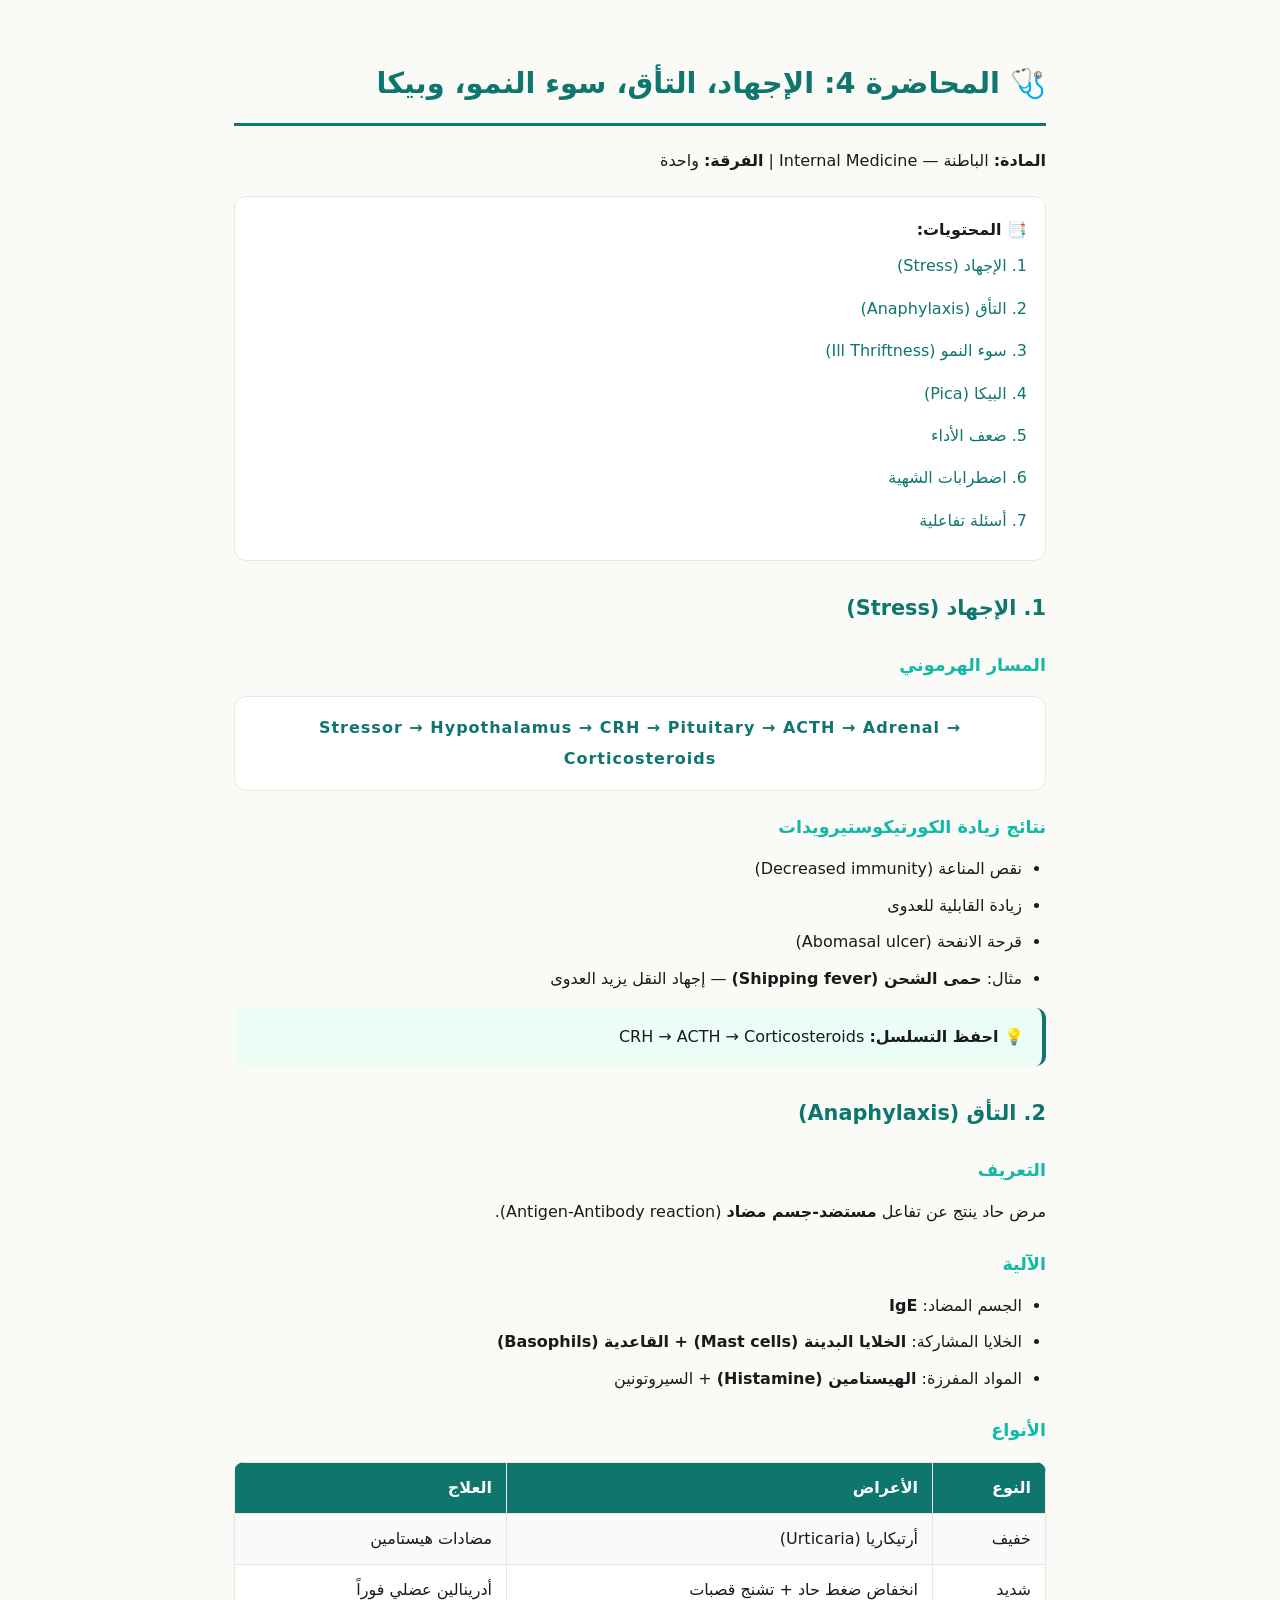
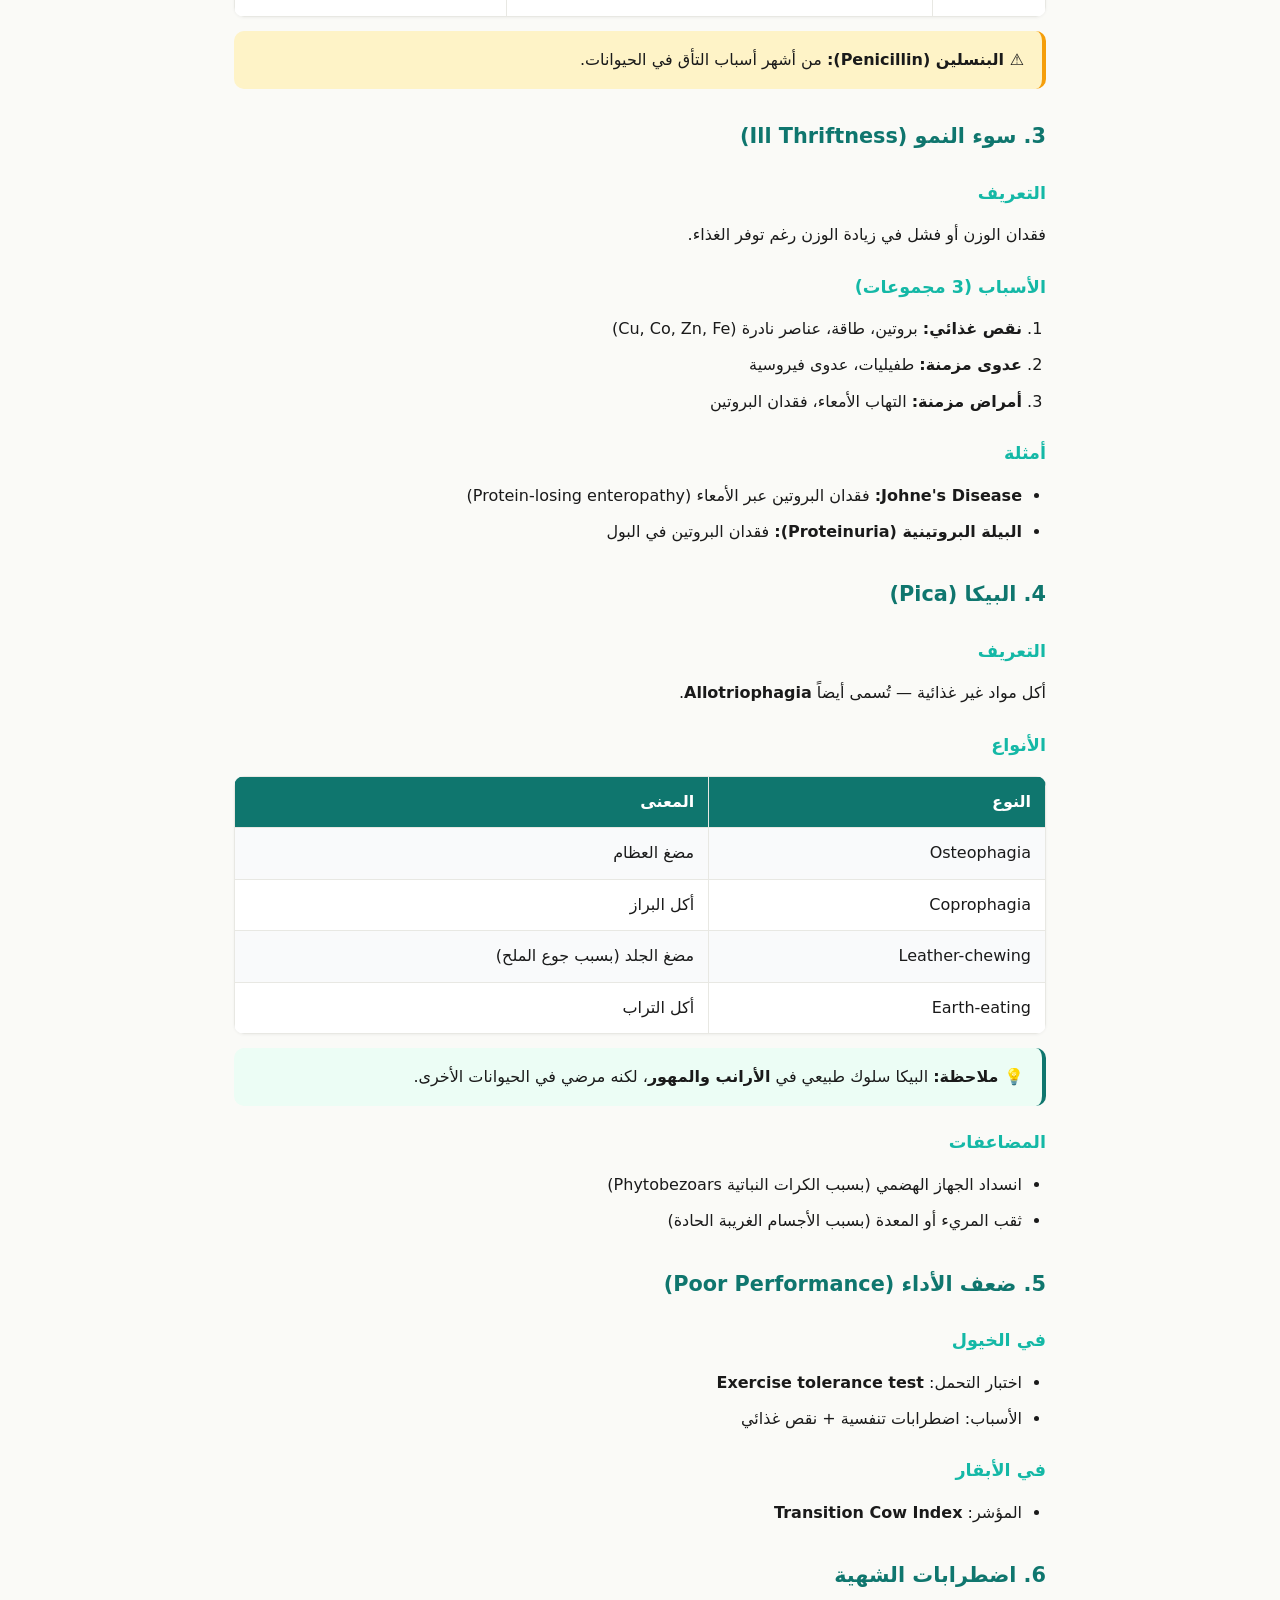
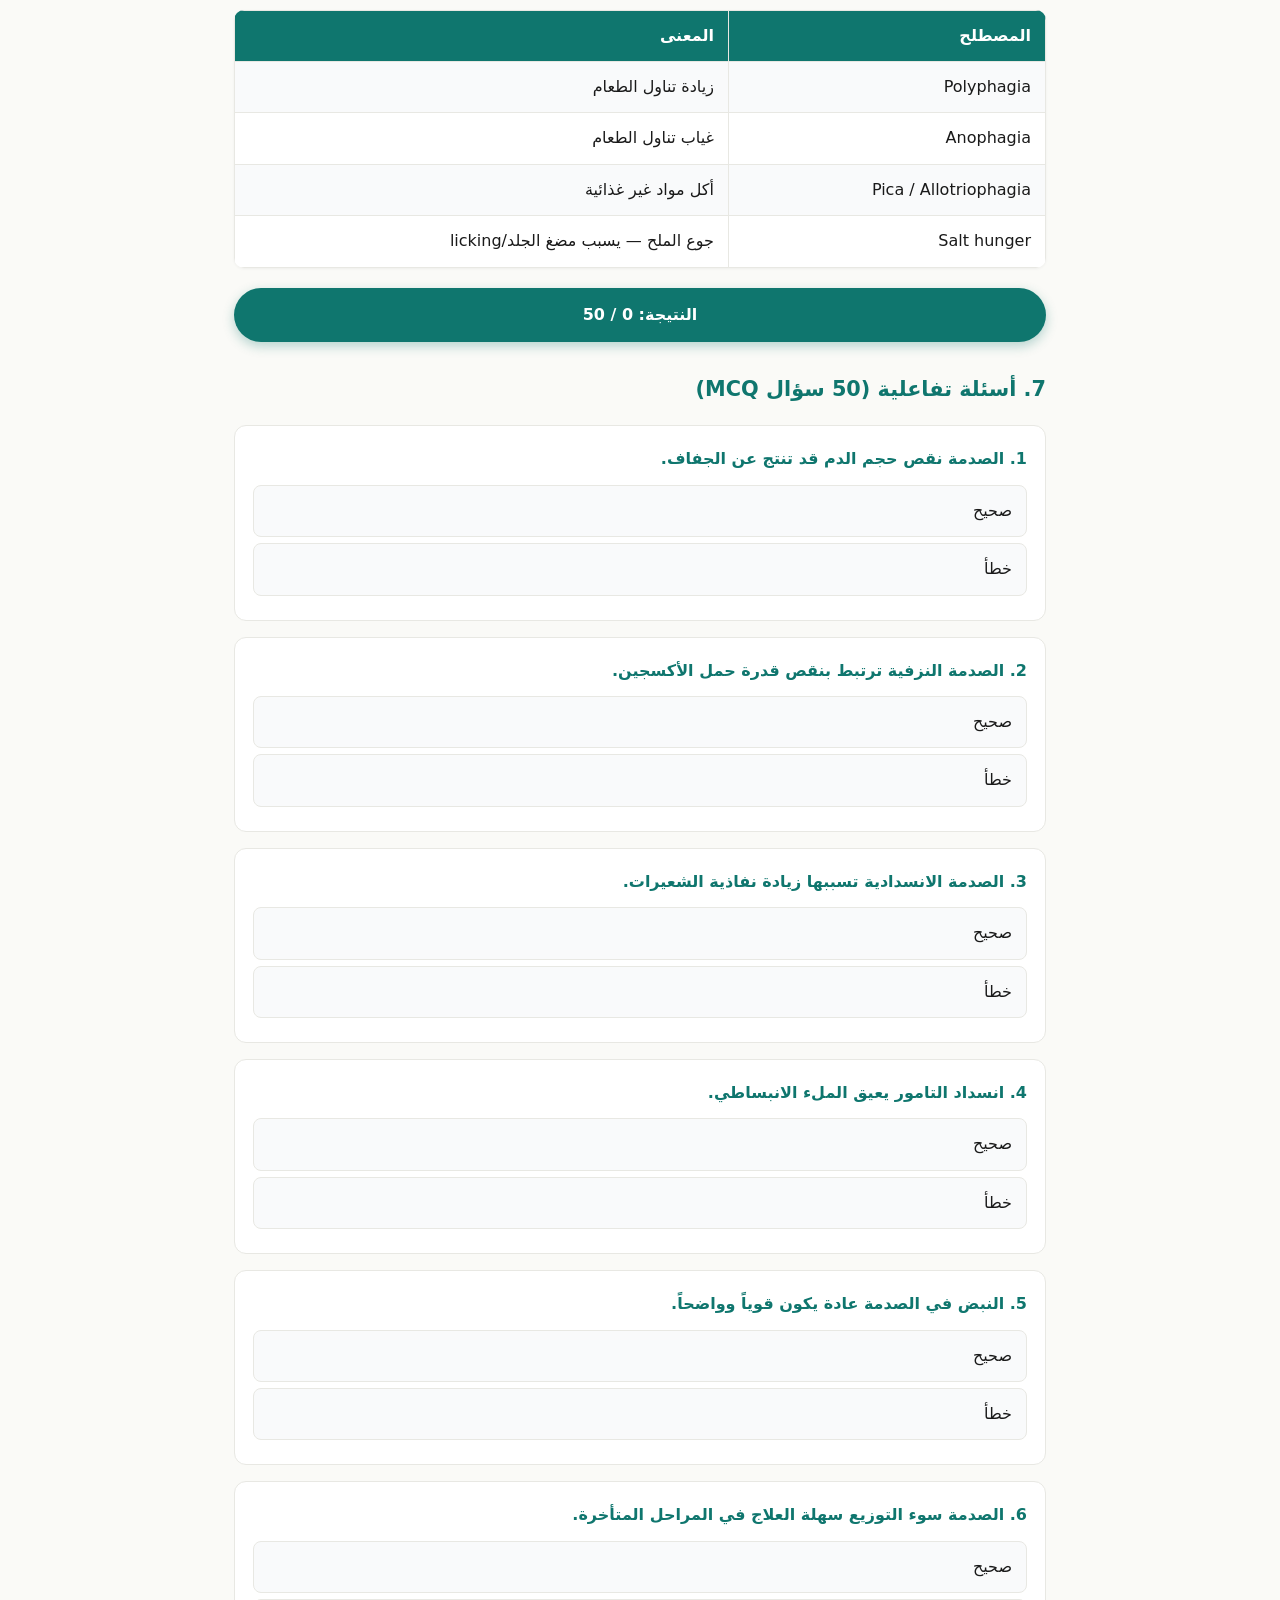
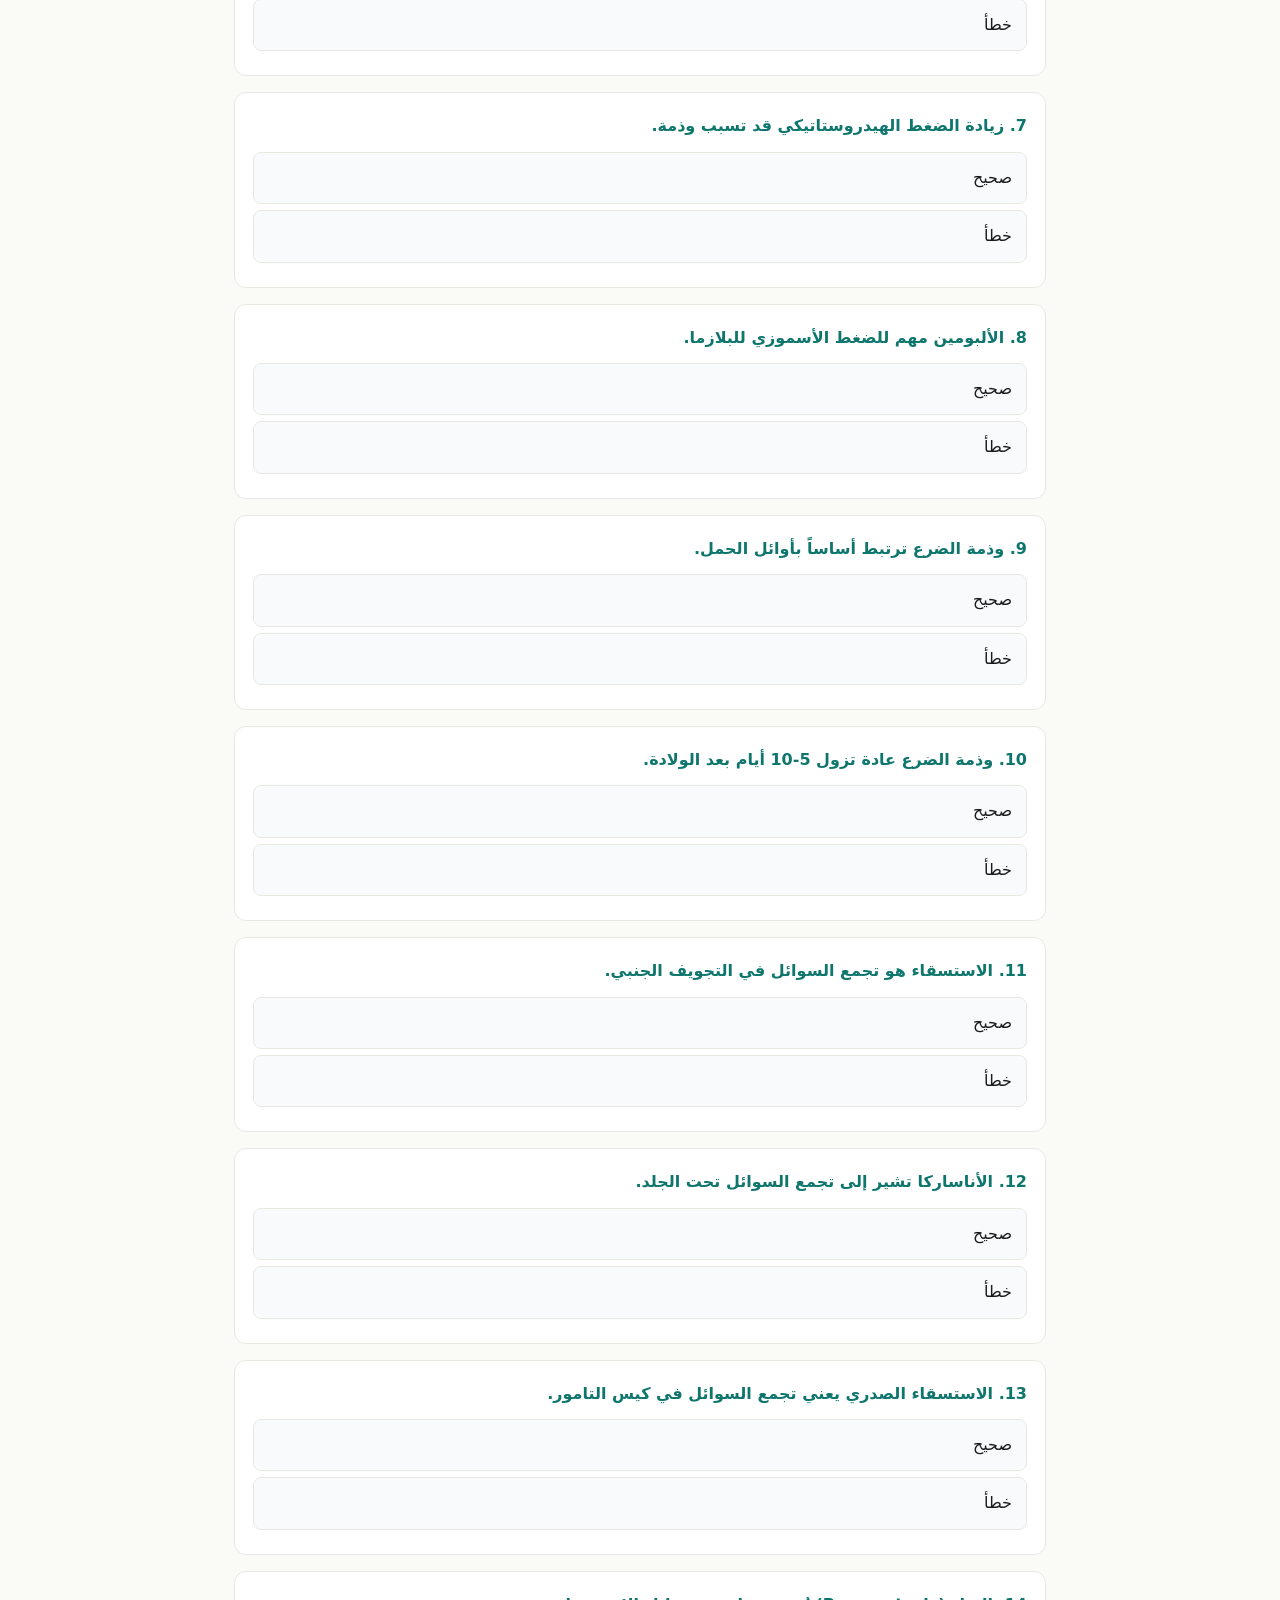
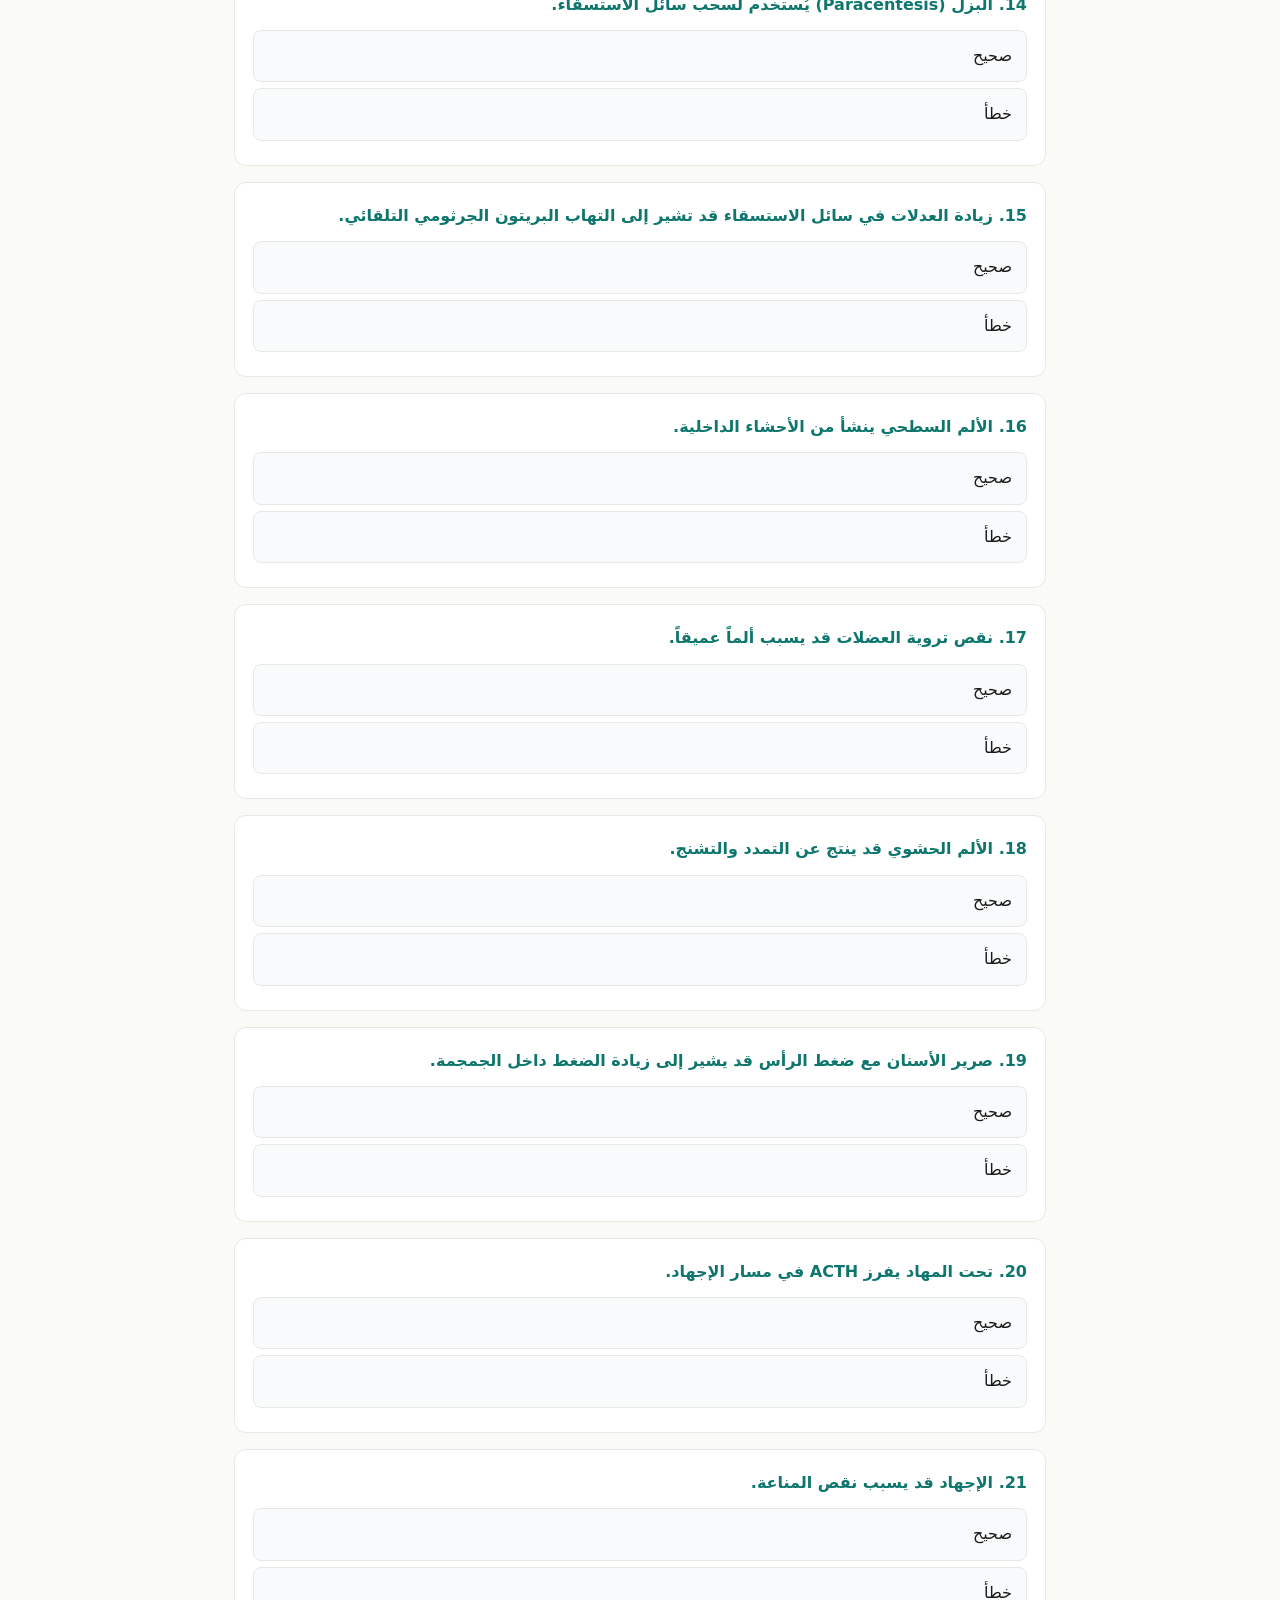
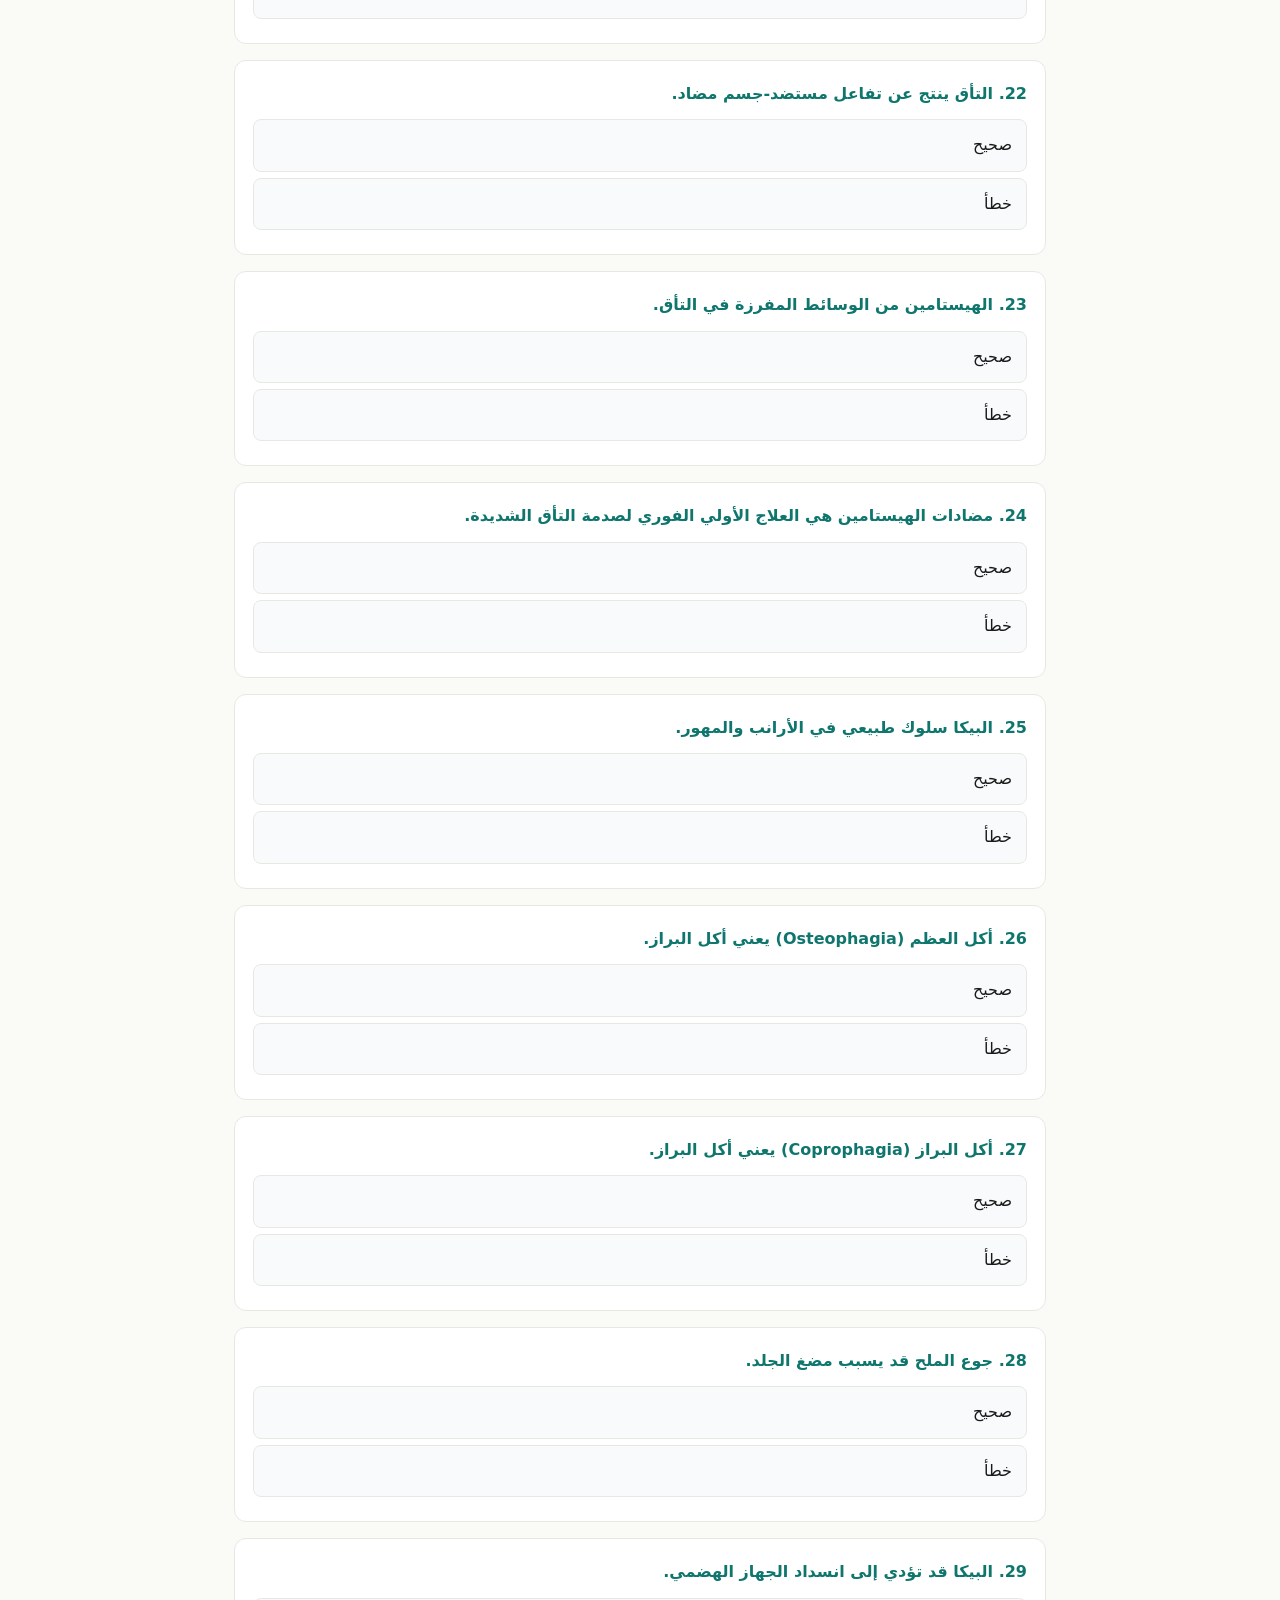
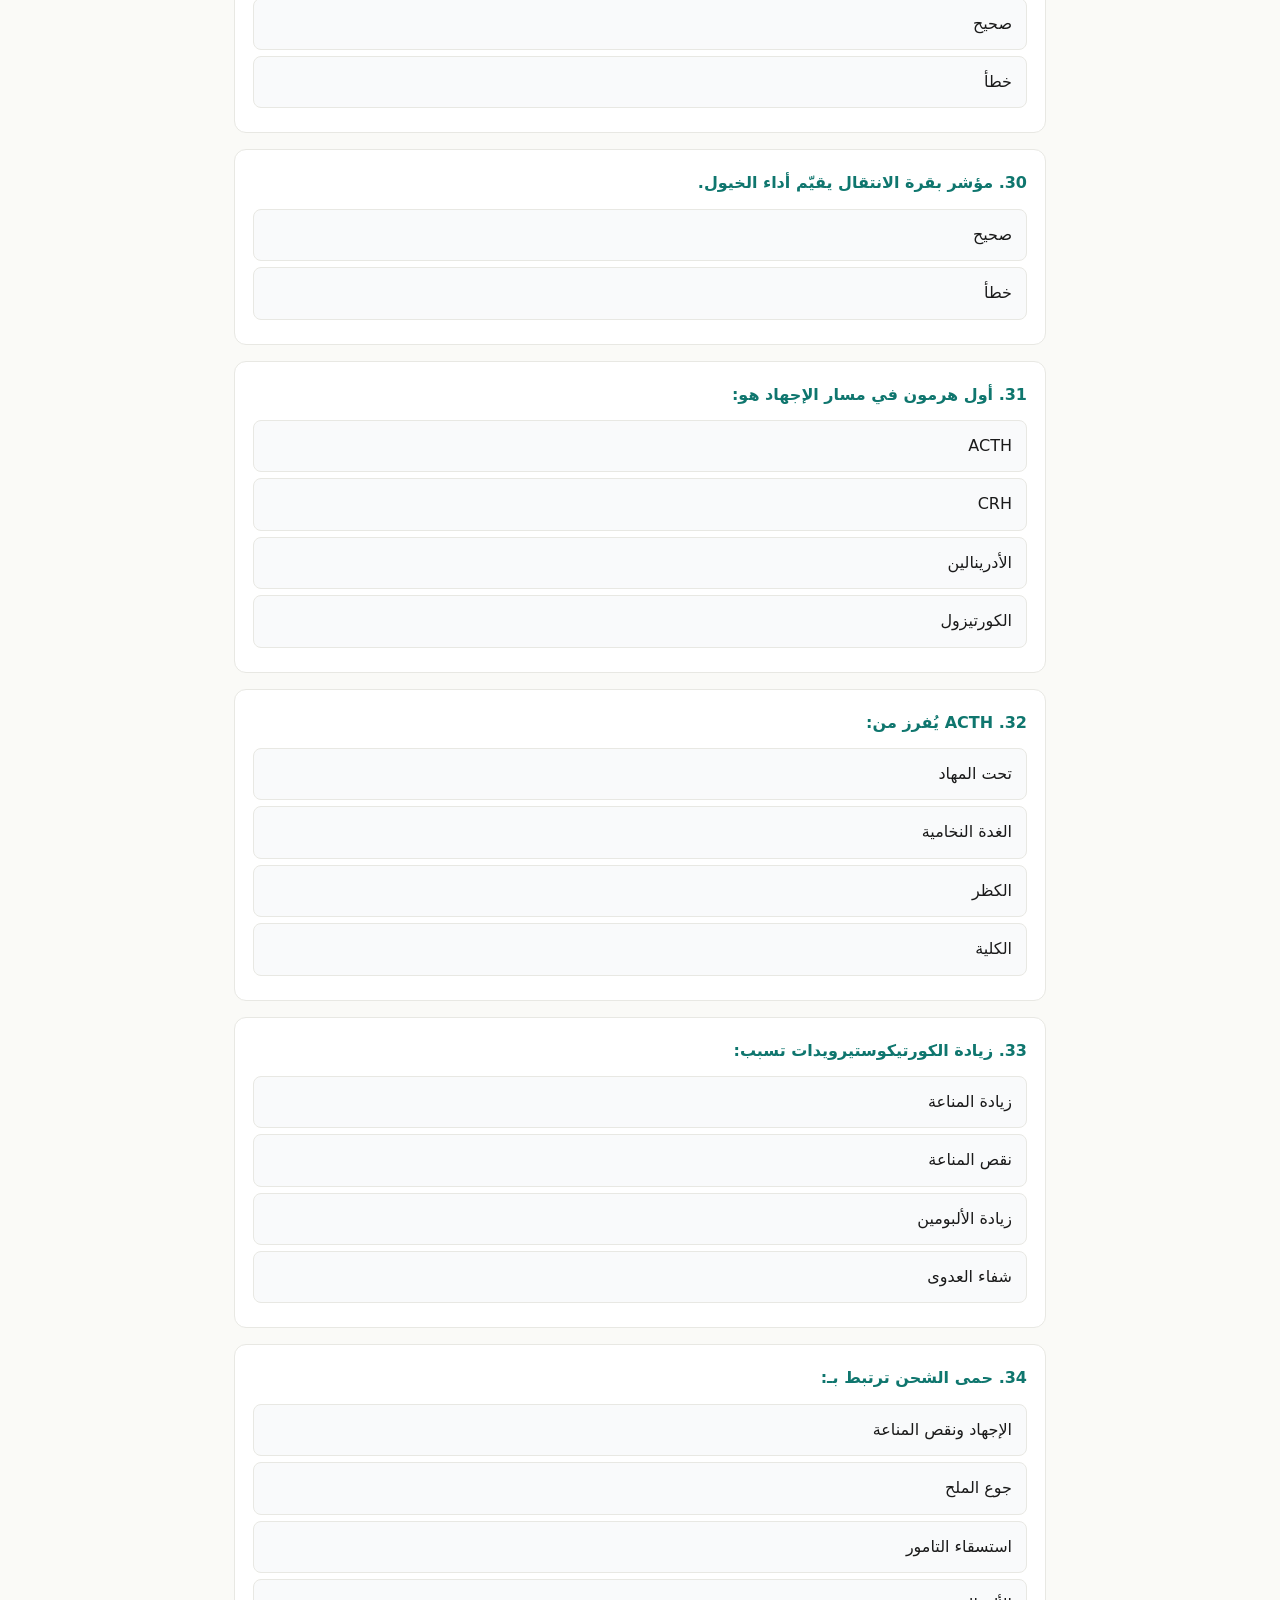
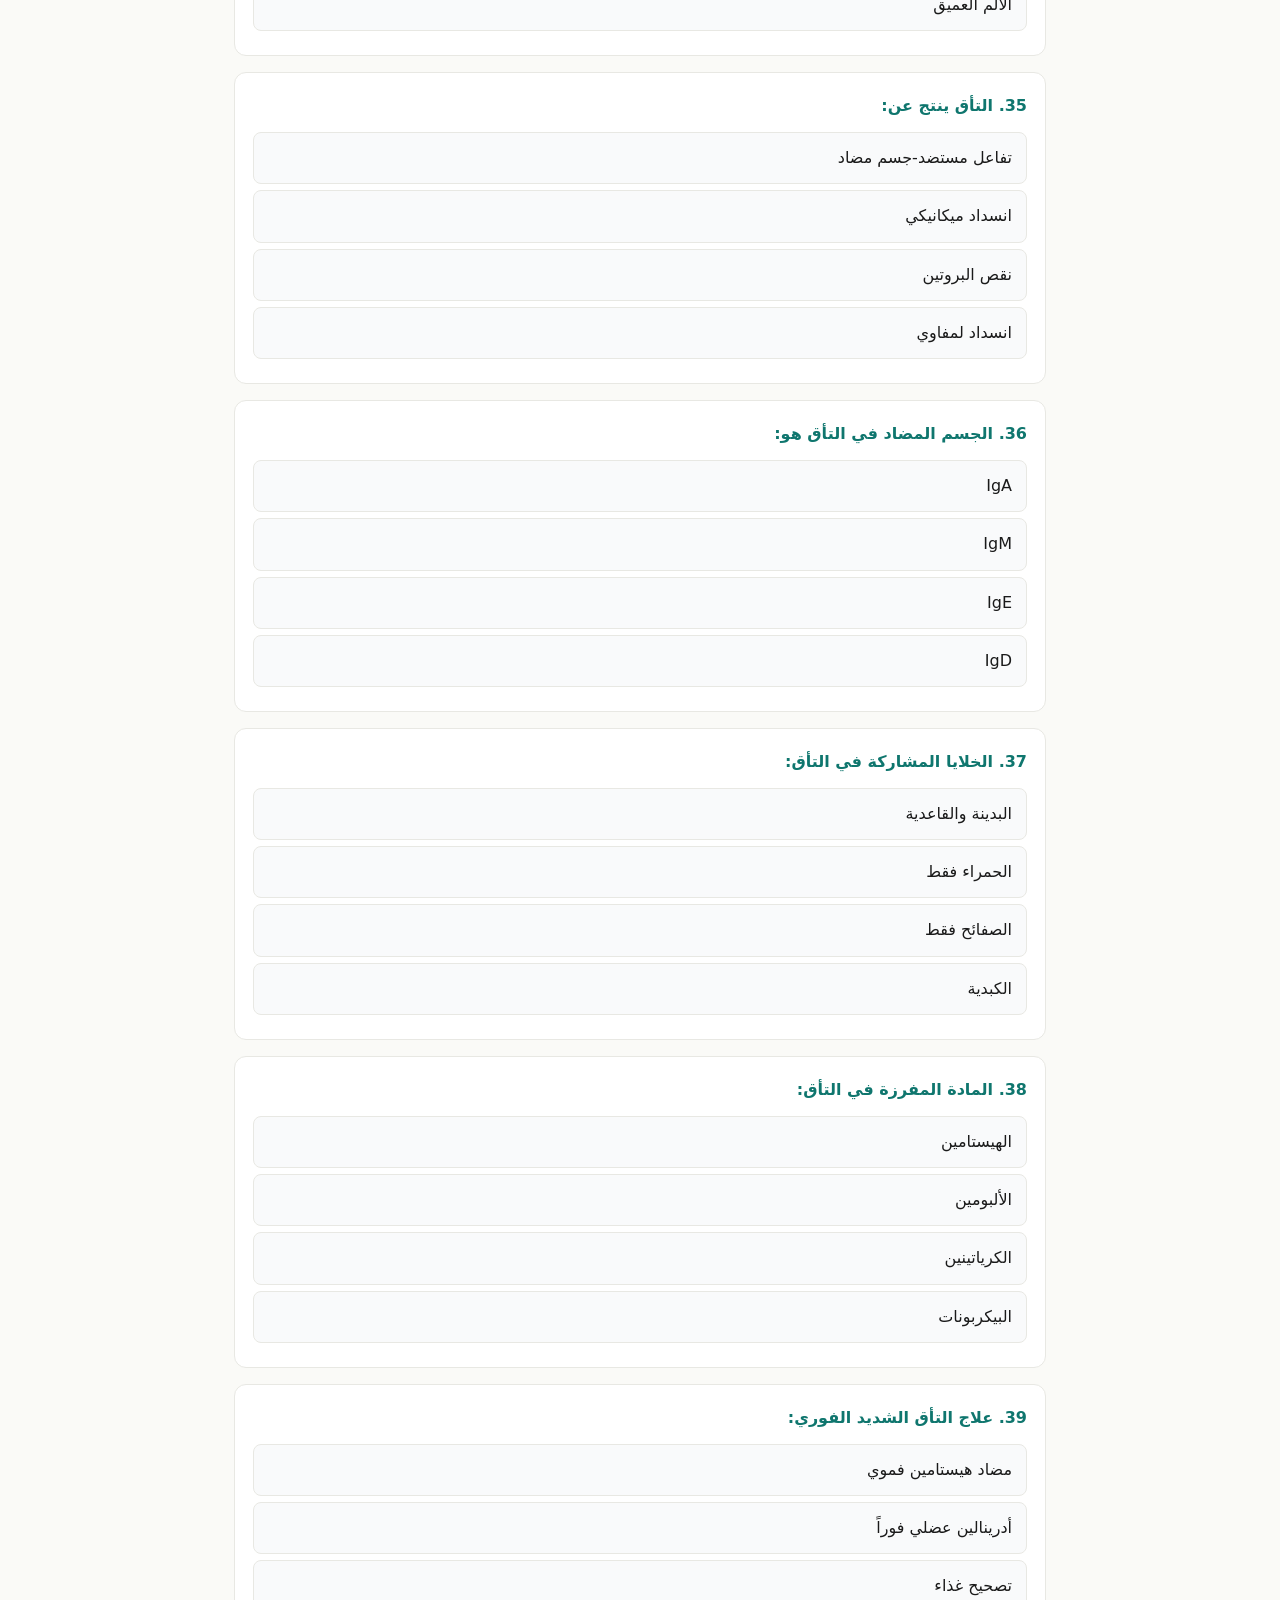
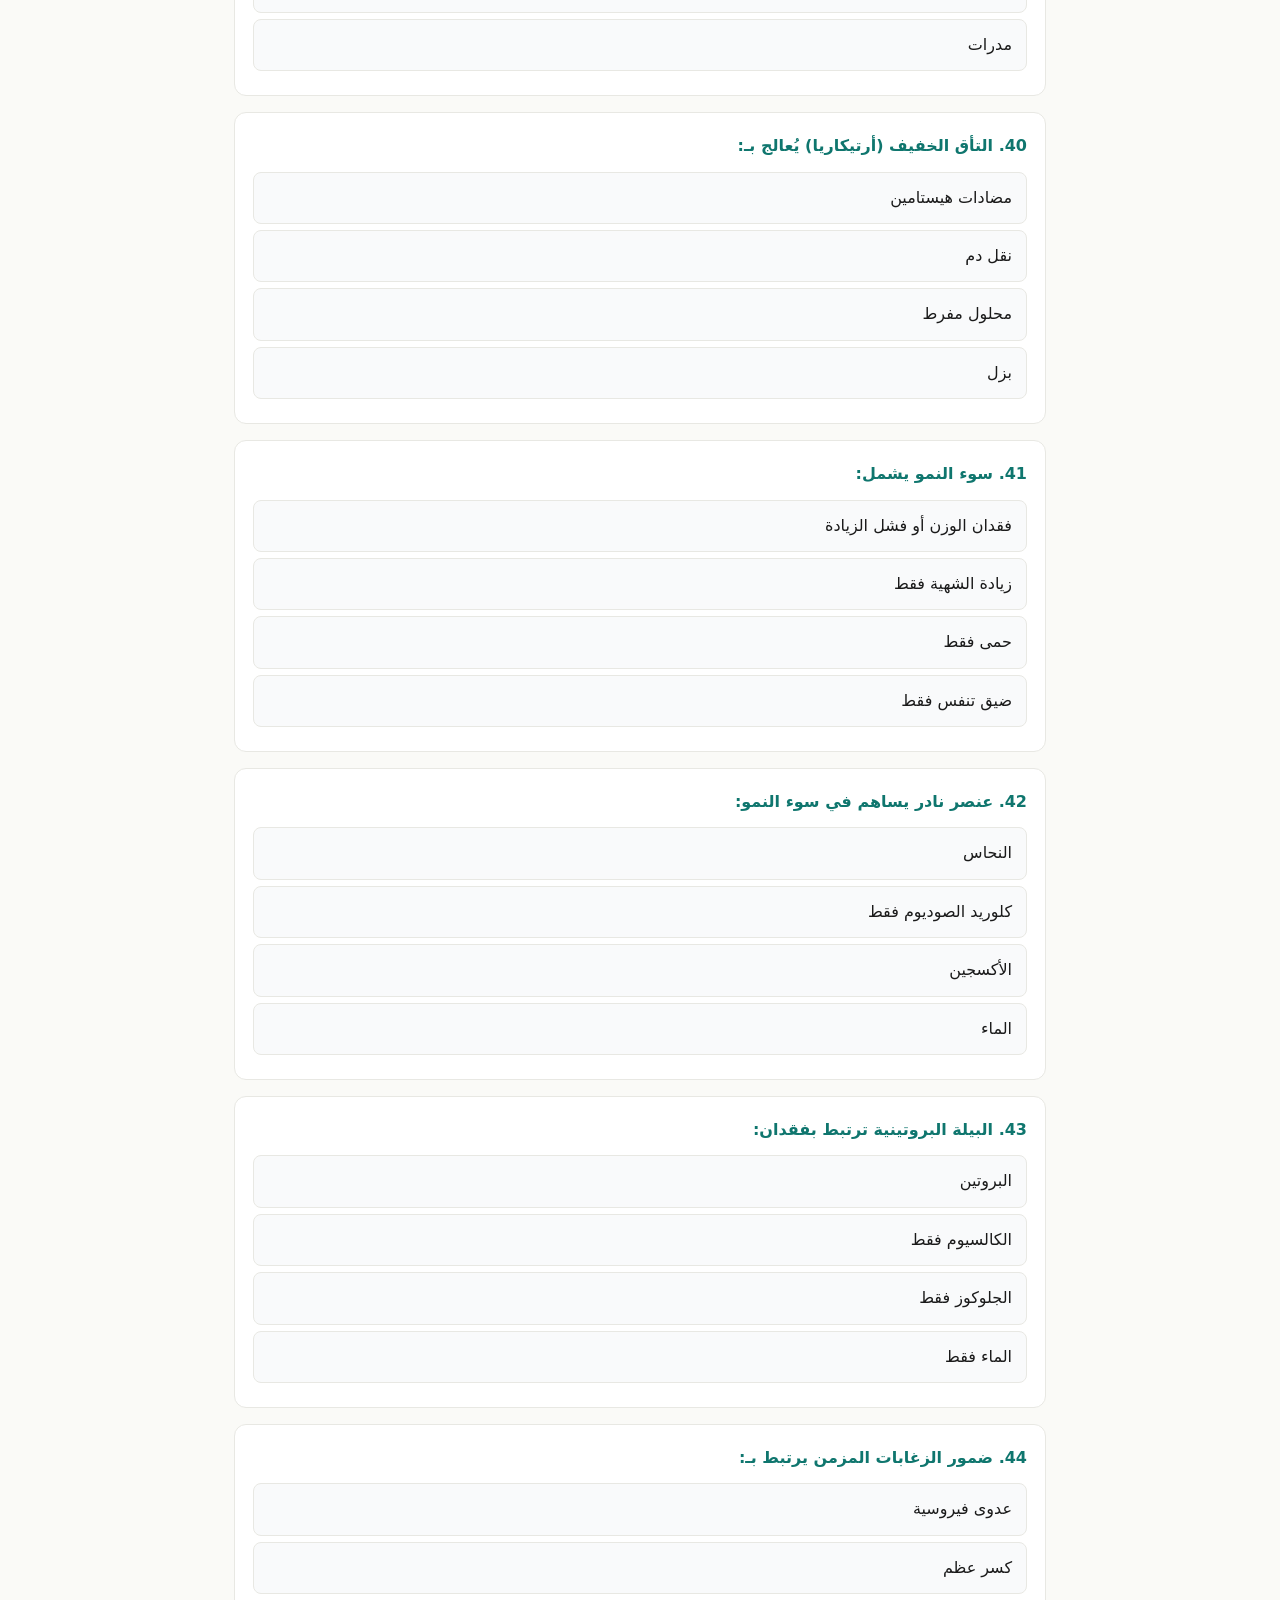
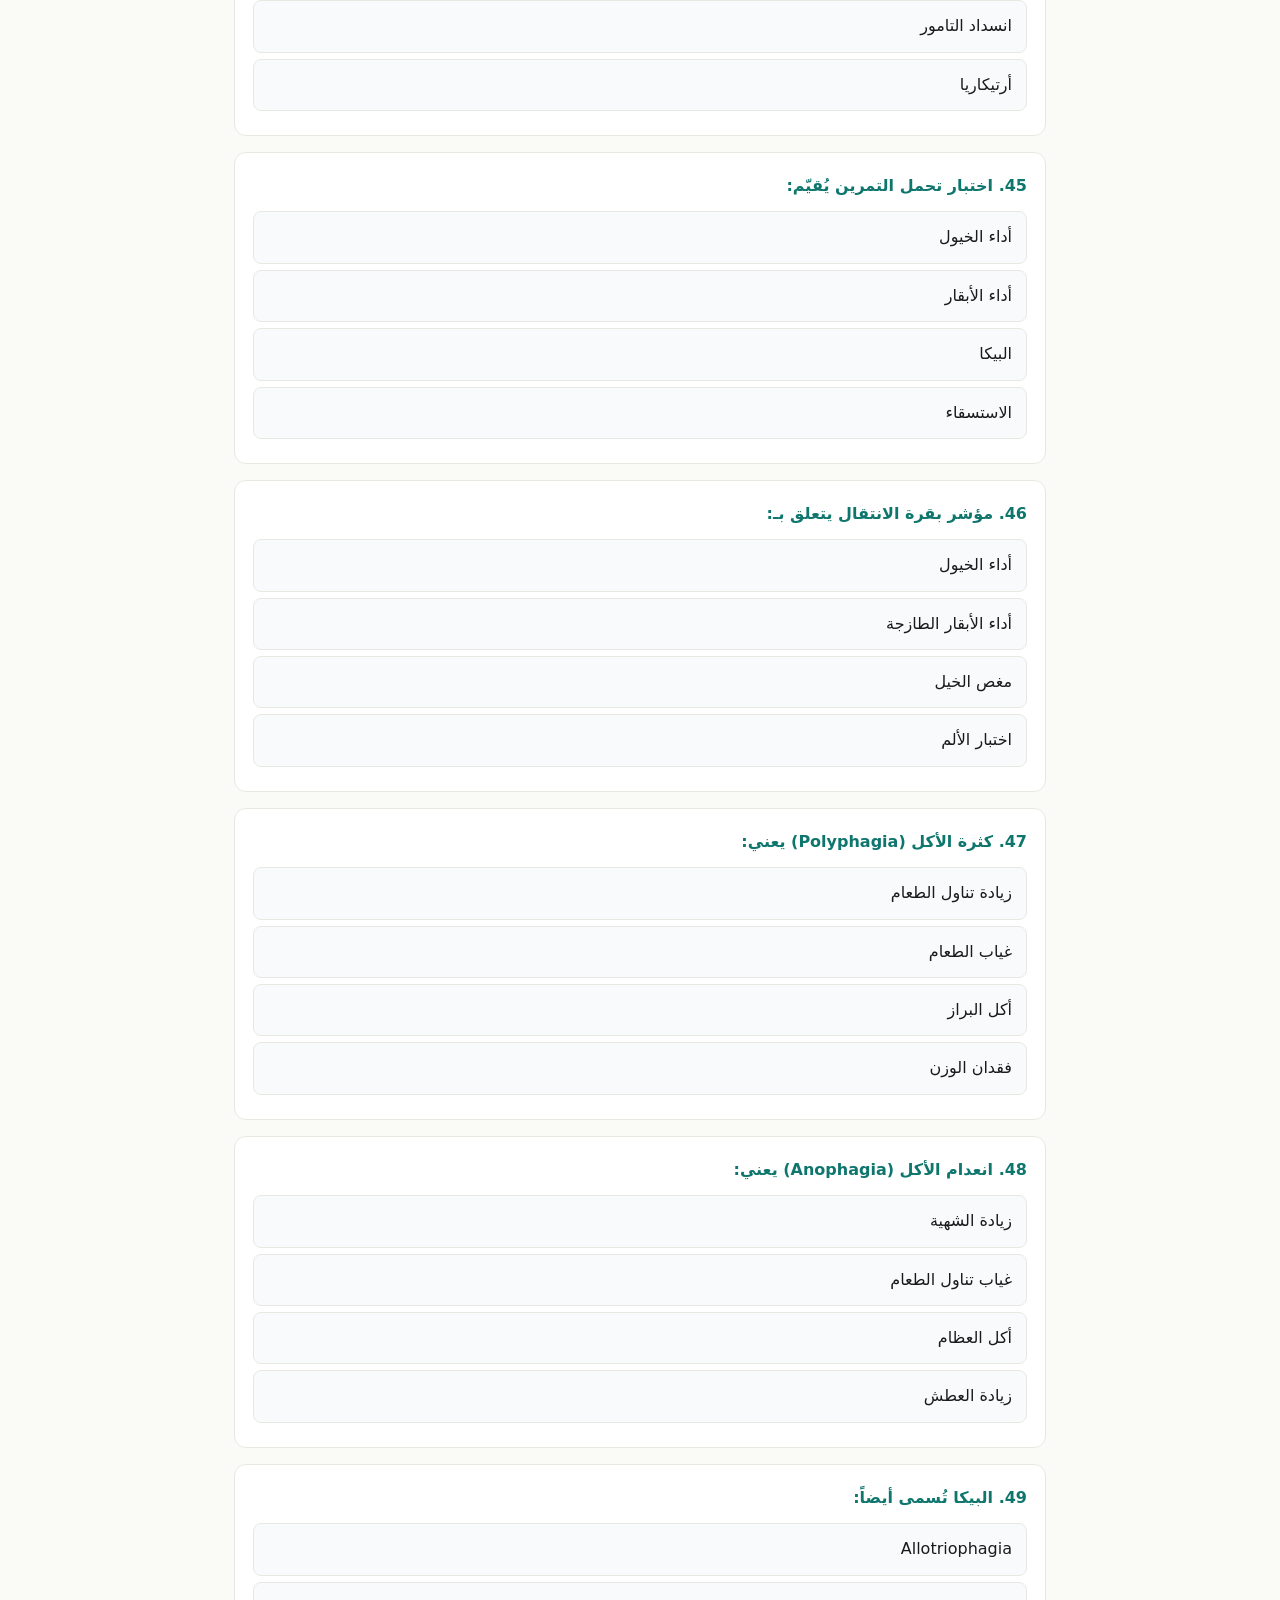
<file: lectures/internal-medicine/004-stress-anaphylaxis-pica.html>
<!DOCTYPE html>
<html lang="ar" dir="rtl">
<head>
<meta charset="utf-8">
<meta name="viewport" content="width=device-width, initial-scale=1">
<title>الإجهاد، التأق، سوء النمو، بيكا — محاضرة 4</title>
<style>
  *{box-sizing:border-box;margin:0;padding:0}
  body{font-family:'Tajawal',system-ui,sans-serif;max-width:860px;margin:0 auto;padding:24px;line-height:1.9;color:#1a1a1a;background:#fafaf7}
  h1{color:#0f766e;border-bottom:3px solid #0f766e;padding-bottom:12px;margin:32px 0 20px;font-size:1.8rem}
  h2{color:#0f766e;margin:28px 0 14px;font-size:1.3rem}
  h3{color:#14b8a6;margin:20px 0 10px;font-size:1.1rem}
  p{margin:10px 0}
  ul,ol{padding-right:24px;margin:10px 0}
  li{margin:6px 0}
  .highlight{background:#ecfdf5;padding:14px 18px;border-radius:10px;border-right:4px solid #0f766e;margin:14px 0}
  .warn{background:#fef3c7;padding:14px 18px;border-radius:10px;border-right:4px solid #f59e0b;margin:14px 0}
  .flow{background:#fff;border:1px solid #e8e8e3;border-radius:12px;padding:16px;margin:14px 0;text-align:center;font-weight:700;color:#0f766e;letter-spacing:1px}
  table{width:100%;border-collapse:collapse;margin:14px 0;background:#fff;border-radius:10px;overflow:hidden;box-shadow:0 1px 3px rgba(0,0,0,.05)}
  th,td{padding:10px 14px;border:1px solid #e8e8e3;text-align:right}
  th{background:#0f766e;color:#fff;font-weight:700}
  tr:nth-child(even){background:#f9fafb}
  .quiz{background:#fff;border:1px solid #e8e8e3;border-radius:12px;padding:18px;margin:16px 0}
  .quiz-q{font-weight:700;margin-bottom:10px;color:#0f766e}
  .quiz-opt{display:block;padding:10px 14px;margin:6px 0;background:#f9fafb;border:1px solid #e8e8e3;border-radius:8px;cursor:pointer;transition:.2s}
  .quiz-opt:hover{background:#ecfdf5;border-color:#0f766e}
  .quiz-opt.correct{background:#d1fae5;border-color:#059669;color:#065f46}
  .quiz-opt.wrong{background:#fee2e2;border-color:#dc2626;color:#991b1b}
  .quiz-feedback{margin-top:10px;padding:10px;border-radius:8px;font-weight:600;display:none}
  .score{position:sticky;top:10px;background:#0f766e;color:#fff;padding:12px 20px;border-radius:100px;text-align:center;font-weight:700;margin:20px 0;box-shadow:0 4px 12px rgba(15,118,110,.3)}
  .toc{background:#fff;border:1px solid #e8e8e3;border-radius:12px;padding:18px;margin:20px 0}
  .toc a{display:block;padding:6px 0;color:#0f766e;text-decoration:none;font-weight:500}
  .toc a:hover{text-decoration:underline}
</style>
</head>
<body>

<h1>🩺 المحاضرة 4: الإجهاد، التأق، سوء النمو، وبيكا</h1>
<p><strong>المادة:</strong> الباطنة — Internal Medicine | <strong>الفرقة:</strong> واحدة</p>

<div class="toc">
  <strong>📑 المحتويات:</strong>
  <a href="#stress">1. الإجهاد (Stress)</a>
  <a href="#anaphylaxis">2. التأق (Anaphylaxis)</a>
  <a href="#ill">3. سوء النمو (Ill Thriftness)</a>
  <a href="#pica">4. البيكا (Pica)</a>
  <a href="#performance">5. ضعف الأداء</a>
  <a href="#appetite">6. اضطرابات الشهية</a>
  <a href="#quiz">7. أسئلة تفاعلية</a>
</div>

<h2 id="stress">1. الإجهاد (Stress)</h2>

<h3>المسار الهرموني</h3>
<div class="flow">Stressor → Hypothalamus → CRH → Pituitary → ACTH → Adrenal → Corticosteroids</div>

<h3>نتائج زيادة الكورتيكوستيرويدات</h3>
<ul>
  <li>نقص المناعة (Decreased immunity)</li>
  <li>زيادة القابلية للعدوى</li>
  <li>قرحة الانفحة (Abomasal ulcer)</li>
  <li>مثال: <strong>حمى الشحن (Shipping fever)</strong> — إجهاد النقل يزيد العدوى</li>
</ul>

<div class="highlight">
  <strong>💡 احفظ التسلسل:</strong> CRH → ACTH → Corticosteroids
</div>

<h2 id="anaphylaxis">2. التأق (Anaphylaxis)</h2>

<h3>التعريف</h3>
<p>مرض حاد ينتج عن تفاعل <strong>مستضد-جسم مضاد</strong> (Antigen-Antibody reaction).</p>

<h3>الآلية</h3>
<ul>
  <li>الجسم المضاد: <strong>IgE</strong></li>
  <li>الخلايا المشاركة: <strong>الخلايا البدينة (Mast cells) + القاعدية (Basophils)</strong></li>
  <li>المواد المفرزة: <strong>الهيستامين (Histamine)</strong> + السيروتونين</li>
</ul>

<h3>الأنواع</h3>
<table>
  <tr><th>النوع</th><th>الأعراض</th><th>العلاج</th></tr>
  <tr><td>خفيف</td><td>أرتيكاريا (Urticaria)</td><td>مضادات هيستامين</td></tr>
  <tr><td>شديد</td><td>انخفاض ضغط حاد + تشنج قصبات</td><td>أدرينالين عضلي فوراً</td></tr>
</table>

<div class="warn">
  <strong>⚠️ البنسلين (Penicillin):</strong> من أشهر أسباب التأق في الحيوانات.
</div>

<h2 id="ill">3. سوء النمو (Ill Thriftness)</h2>

<h3>التعريف</h3>
<p>فقدان الوزن أو فشل في زيادة الوزن رغم توفر الغذاء.</p>

<h3>الأسباب (3 مجموعات)</h3>
<ol>
  <li><strong>نقص غذائي:</strong> بروتين، طاقة، عناصر نادرة (Cu, Co, Zn, Fe)</li>
  <li><strong>عدوى مزمنة:</strong> طفيليات، عدوى فيروسية</li>
  <li><strong>أمراض مزمنة:</strong> التهاب الأمعاء، فقدان البروتين</li>
</ol>

<h3>أمثلة</h3>
<ul>
  <li><strong>Johne's Disease:</strong> فقدان البروتين عبر الأمعاء (Protein-losing enteropathy)</li>
  <li><strong>البيلة البروتينية (Proteinuria):</strong> فقدان البروتين في البول</li>
</ul>

<h2 id="pica">4. البيكا (Pica)</h2>

<h3>التعريف</h3>
<p>أكل مواد غير غذائية — تُسمى أيضاً <strong>Allotriophagia</strong>.</p>

<h3>الأنواع</h3>
<table>
  <tr><th>النوع</th><th>المعنى</th></tr>
  <tr><td>Osteophagia</td><td>مضغ العظام</td></tr>
  <tr><td>Coprophagia</td><td>أكل البراز</td></tr>
  <tr><td>Leather-chewing</td><td>مضغ الجلد (بسبب جوع الملح)</td></tr>
  <tr><td>Earth-eating</td><td>أكل التراب</td></tr>
</table>

<div class="highlight">
  <strong>💡 ملاحظة:</strong> البيكا سلوك طبيعي في <strong>الأرانب والمهور</strong>، لكنه مرضي في الحيوانات الأخرى.
</div>

<h3>المضاعفات</h3>
<ul>
  <li>انسداد الجهاز الهضمي (بسبب الكرات النباتية Phytobezoars)</li>
  <li>ثقب المريء أو المعدة (بسبب الأجسام الغريبة الحادة)</li>
</ul>

<h2 id="performance">5. ضعف الأداء (Poor Performance)</h2>

<h3>في الخيول</h3>
<ul>
  <li>اختبار التحمل: <strong>Exercise tolerance test</strong></li>
  <li>الأسباب: اضطرابات تنفسية + نقص غذائي</li>
</ul>

<h3>في الأبقار</h3>
<ul>
  <li>المؤشر: <strong>Transition Cow Index</strong></li>
</ul>

<h2 id="appetite">6. اضطرابات الشهية</h2>

<table>
  <tr><th>المصطلح</th><th>المعنى</th></tr>
  <tr><td>Polyphagia</td><td>زيادة تناول الطعام</td></tr>
  <tr><td>Anophagia</td><td>غياب تناول الطعام</td></tr>
  <tr><td>Pica / Allotriophagia</td><td>أكل مواد غير غذائية</td></tr>
  <tr><td>Salt hunger</td><td>جوع الملح — يسبب مضغ الجلد/licking</td></tr>
</table>

<div class="score" id="score">النتيجة: 0 / 50</div>

<h2 id="quiz">7. أسئلة تفاعلية (50 سؤال MCQ)</h2>

<div id="quizContainer"></div>

<script>
const questions = [
  {q:"الصدمة نقص حجم الدم قد تنتج عن الجفاف.", o:["صحيح","خطأ"], a:0},
  {q:"الصدمة النزفية ترتبط بنقص قدرة حمل الأكسجين.", o:["صحيح","خطأ"], a:0},
  {q:"الصدمة الانسدادية تسببها زيادة نفاذية الشعيرات.", o:["صحيح","خطأ"], a:1},
  {q:"انسداد التامور يعيق الملء الانبساطي.", o:["صحيح","خطأ"], a:0},
  {q:"النبض في الصدمة عادة يكون قوياً وواضحاً.", o:["صحيح","خطأ"], a:1},
  {q:"الصدمة سوء التوزيع سهلة العلاج في المراحل المتأخرة.", o:["صحيح","خطأ"], a:1},
  {q:"زيادة الضغط الهيدروستاتيكي قد تسبب وذمة.", o:["صحيح","خطأ"], a:0},
  {q:"الألبومين مهم للضغط الأسموزي للبلازما.", o:["صحيح","خطأ"], a:0},
  {q:"وذمة الضرع ترتبط أساساً بأوائل الحمل.", o:["صحيح","خطأ"], a:1},
  {q:"وذمة الضرع عادة تزول 5-10 أيام بعد الولادة.", o:["صحيح","خطأ"], a:0},
  {q:"الاستسقاء هو تجمع السوائل في التجويف الجنبي.", o:["صحيح","خطأ"], a:1},
  {q:"الأناساركا تشير إلى تجمع السوائل تحت الجلد.", o:["صحيح","خطأ"], a:0},
  {q:"الاستسقاء الصدري يعني تجمع السوائل في كيس التامور.", o:["صحيح","خطأ"], a:1},
  {q:"البزل (Paracentesis) يُستخدم لسحب سائل الاستسقاء.", o:["صحيح","خطأ"], a:0},
  {q:"زيادة العدلات في سائل الاستسقاء قد تشير إلى التهاب البريتون الجرثومي التلقائي.", o:["صحيح","خطأ"], a:0},
  {q:"الألم السطحي ينشأ من الأحشاء الداخلية.", o:["صحيح","خطأ"], a:1},
  {q:"نقص تروية العضلات قد يسبب ألماً عميقاً.", o:["صحيح","خطأ"], a:0},
  {q:"الألم الحشوي قد ينتج عن التمدد والتشنج.", o:["صحيح","خطأ"], a:0},
  {q:"صرير الأسنان مع ضغط الرأس قد يشير إلى زيادة الضغط داخل الجمجمة.", o:["صحيح","خطأ"], a:0},
  {q:"تحت المهاد يفرز ACTH في مسار الإجهاد.", o:["صحيح","خطأ"], a:1},
  {q:"الإجهاد قد يسبب نقص المناعة.", o:["صحيح","خطأ"], a:0},
  {q:"التأق ينتج عن تفاعل مستضد-جسم مضاد.", o:["صحيح","خطأ"], a:0},
  {q:"الهيستامين من الوسائط المفرزة في التأق.", o:["صحيح","خطأ"], a:0},
  {q:"مضادات الهيستامين هي العلاج الأولي الفوري لصدمة التأق الشديدة.", o:["صحيح","خطأ"], a:1},
  {q:"البيكا سلوك طبيعي في الأرانب والمهور.", o:["صحيح","خطأ"], a:0},
  {q:"أكل العظم (Osteophagia) يعني أكل البراز.", o:["صحيح","خطأ"], a:1},
  {q:"أكل البراز (Coprophagia) يعني أكل البراز.", o:["صحيح","خطأ"], a:0},
  {q:"جوع الملح قد يسبب مضغ الجلد.", o:["صحيح","خطأ"], a:0},
  {q:"البيكا قد تؤدي إلى انسداد الجهاز الهضمي.", o:["صحيح","خطأ"], a:0},
  {q:"مؤشر بقرة الانتقال يقيّم أداء الخيول.", o:["صحيح","خطأ"], a:1},
  {q:"أول هرمون في مسار الإجهاد هو:", o:["ACTH","CRH","الأدرينالين","الكورتيزول"], a:1},
  {q:"ACTH يُفرز من:", o:["تحت المهاد","الغدة النخامية","الكظر","الكلية"], a:1},
  {q:"زيادة الكورتيكوستيرويدات تسبب:", o:["زيادة المناعة","نقص المناعة","زيادة الألبومين","شفاء العدوى"], a:1},
  {q:"حمى الشحن ترتبط بـ:", o:["الإجهاد ونقص المناعة","جوع الملح","استسقاء التامور","الألم العميق"], a:0},
  {q:"التأق ينتج عن:", o:["تفاعل مستضد-جسم مضاد","انسداد ميكانيكي","نقص البروتين","انسداد لمفاوي"], a:0},
  {q:"الجسم المضاد في التأق هو:", o:["IgA","IgM","IgE","IgD"], a:2},
  {q:"الخلايا المشاركة في التأق:", o:["البدينة والقاعدية","الحمراء فقط","الصفائح فقط","الكبدية"], a:0},
  {q:"المادة المفرزة في التأق:", o:["الهيستامين","الألبومين","الكرياتينين","البيكربونات"], a:0},
  {q:"علاج التأق الشديد الفوري:", o:["مضاد هيستامين فموي","أدرينالين عضلي فوراً","تصحيح غذاء","مدرات"], a:1},
  {q:"التأق الخفيف (أرتيكاريا) يُعالج بـ:", o:["مضادات هيستامين","نقل دم","محلول مفرط","بزل"], a:0},
  {q:"سوء النمو يشمل:", o:["فقدان الوزن أو فشل الزيادة","زيادة الشهية فقط","حمى فقط","ضيق تنفس فقط"], a:0},
  {q:"عنصر نادر يساهم في سوء النمو:", o:["النحاس","كلوريد الصوديوم فقط","الأكسجين","الماء"], a:0},
  {q:"البيلة البروتينية ترتبط بفقدان:", o:["البروتين","الكالسيوم فقط","الجلوكوز فقط","الماء فقط"], a:0},
  {q:"ضمور الزغابات المزمن يرتبط بـ:", o:["عدوى فيروسية","كسر عظم","انسداد التامور","أرتيكاريا"], a:0},
  {q:"اختبار تحمل التمرين يُقيّم:", o:["أداء الخيول","أداء الأبقار","البيكا","الاستسقاء"], a:0},
  {q:"مؤشر بقرة الانتقال يتعلق بـ:", o:["أداء الخيول","أداء الأبقار الطازجة","مغص الخيل","اختبار الألم"], a:1},
  {q:"كثرة الأكل (Polyphagia) يعني:", o:["زيادة تناول الطعام","غياب الطعام","أكل البراز","فقدان الوزن"], a:0},
  {q:"انعدام الأكل (Anophagia) يعني:", o:["زيادة الشهية","غياب تناول الطعام","أكل العظام","زيادة العطش"], a:1},
  {q:"البيكا تُسمى أيضاً:", o:["Allotriophagia","Anasarca","Ascites","Cachexia"], a:0},
  {q:"أكل العظم يعني:", o:["أكل البراز","مضغ العظام","أكل الصغار","أكل الخشب"], a:1}
];

const container = document.getElementById('quizContainer');
let score = 0, answered = 0;

questions.forEach((q, i) => {
  const div = document.createElement('div');
  div.className = 'quiz';
  div.innerHTML = `<div class="quiz-q">${i+1}. ${q.q}</div>` +
    q.o.map((opt, j) => `<div class="quiz-opt" data-i="${i}" data-j="${j}">${opt}</div>`).join('') +
    `<div class="quiz-feedback" id="fb-${i}"></div>`;
  container.appendChild(div);
});

container.addEventListener('click', e => {
  const opt = e.target.closest('.quiz-opt');
  if (!opt || opt.dataset.done) return;
  const i = +opt.dataset.i, j = +opt.dataset.j;
  const siblings = container.querySelectorAll(`.quiz-opt[data-i="${i}"]`);
  siblings.forEach(s => { s.dataset.done = '1'; s.style.cursor = 'default'; });
  const correct = questions[i].a;
  const fb = document.getElementById('fb-'+i);
  if (j === correct) {
    opt.classList.add('correct');
    fb.textContent = '✅ إجابة صحيحة';
    fb.style.background = '#d1fae5'; fb.style.color = '#065f46';
    score++;
  } else {
    opt.classList.add('wrong');
    siblings[correct].classList.add('correct');
    fb.textContent = '❌ الإجابة الصحيحة: ' + questions[i].o[correct];
    fb.style.background = '#fee2e2'; fb.style.color = '#991b1b';
  }
  fb.style.display = 'block';
  answered++;
  document.getElementById('score').textContent = `النتيجة: ${score} / ${answered} (من 50)`;
});
</script>

</body>
</html>
</file>
<file: style.css>
* { box-sizing: border-box; margin: 0; padding: 0; }

:root {
  --bg: #fafaf7;
  --surface: #ffffff;
  --surface-2: #f4f4f0;
  --ink: #1a1a1a;
  --ink-soft: #4a4a4a;
  --ink-mute: #8a8a8a;
  --line: #e8e8e3;
  --line-soft: #f0f0eb;
  --accent: #0f766e;
  --accent-soft: #14b8a6;
  --accent-bg: #ecfdf5;
  --danger: #dc2626;
  --radius: 14px;
  --radius-sm: 8px;
  --shadow-sm: 0 1px 2px rgba(0,0,0,0.04);
  --shadow: 0 4px 12px rgba(0,0,0,0.06);
  --shadow-lg: 0 12px 32px rgba(0,0,0,0.08);
}

html { scroll-behavior: smooth; }

body {
  font-family: 'Tajawal', system-ui, -apple-system, sans-serif;
  background: var(--bg);
  color: var(--ink);
  line-height: 1.7;
  font-size: 16px;
  min-height: 100vh;
  position: relative;
  overflow-x: hidden;
}

.noise {
  position: fixed;
  inset: 0;
  pointer-events: none;
  opacity: 0.015;
  z-index: 0;
  background-image: url("data:image/svg+xml,%3Csvg viewBox='0 0 200 200' xmlns='http://www.w3.org/2000/svg'%3E%3Cfilter id='n'%3E%3CfeTurbulence type='fractalNoise' baseFrequency='0.9'/%3E%3C/filter%3E%3Crect width='100%25' height='100%25' filter='url(%23n)'/%3E%3C/svg%3E");
}

.container {
  max-width: 1100px;
  margin: 0 auto;
  padding: 0 24px;
  position: relative;
  z-index: 1;
}

/* Header */
.site-header {
  position: sticky;
  top: 0;
  z-index: 100;
  background: rgba(250, 250, 247, 0.85);
  backdrop-filter: blur(12px);
  -webkit-backdrop-filter: blur(12px);
  border-bottom: 1px solid var(--line-soft);
}

.header-inner {
  display: flex;
  justify-content: space-between;
  align-items: center;
  padding: 16px 24px;
}

.logo {
  display: flex;
  align-items: center;
  gap: 12px;
  color: var(--ink);
  text-decoration: none;
}

.logo svg { color: var(--accent); }

.logo-text {
  display: flex;
  flex-direction: column;
  line-height: 1.2;
}

.logo-text strong {
  font-size: 1.05rem;
  font-weight: 700;
  letter-spacing: -0.01em;
}

.logo-text small {
  font-size: 0.75rem;
  color: var(--ink-mute);
  font-weight: 400;
}

.header-nav {
  display: flex;
  gap: 8px;
}

.nav-link {
  padding: 8px 14px;
  color: var(--ink-soft);
  text-decoration: none;
  font-size: 0.9rem;
  font-weight: 500;
  border-radius: var(--radius-sm);
  transition: all 0.2s;
}

.nav-link:hover {
  background: var(--surface-2);
  color: var(--ink);
}

/* Hero */
.hero {
  padding: 80px 0 60px;
  text-align: center;
  position: relative;
}

.hero::before {
  content: '';
  position: absolute;
  top: 0;
  left: 50%;
  transform: translateX(-50%);
  width: 600px;
  height: 600px;
  background: radial-gradient(circle, var(--accent-bg) 0%, transparent 70%);
  opacity: 0.6;
  pointer-events: none;
  z-index: 0;
}

.hero-badge {
  display: inline-block;
  padding: 6px 14px;
  background: var(--surface);
  border: 1px solid var(--line);
  border-radius: 100px;
  font-size: 0.82rem;
  color: var(--ink-soft);
  font-weight: 500;
  margin-bottom: 24px;
  position: relative;
  z-index: 1;
}

.hero-title {
  font-size: clamp(2rem, 5vw, 3.2rem);
  font-weight: 900;
  line-height: 1.15;
  letter-spacing: -0.02em;
  margin-bottom: 20px;
  position: relative;
  z-index: 1;
}

.gradient {
  background: linear-gradient(135deg, var(--accent) 0%, var(--accent-soft) 100%);
  -webkit-background-clip: text;
  -webkit-text-fill-color: transparent;
  background-clip: text;
}

.hero-sub {
  font-size: 1.1rem;
  color: var(--ink-soft);
  max-width: 520px;
  margin: 0 auto 36px;
  position: relative;
  z-index: 1;
}

.hero-search {
  max-width: 520px;
  margin: 0 auto;
  position: relative;
  z-index: 1;
}

.hero-search svg {
  position: absolute;
  right: 18px;
  top: 50%;
  transform: translateY(-50%);
  color: var(--ink-mute);
  pointer-events: none;
}

.hero-search input {
  width: 100%;
  padding: 16px 52px 16px 20px;
  background: var(--surface);
  border: 1px solid var(--line);
  border-radius: 100px;
  font: inherit;
  font-size: 1rem;
  color: var(--ink);
  box-shadow: var(--shadow-sm);
  transition: all 0.2s;
}

.hero-search input:focus {
  outline: none;
  border-color: var(--accent);
  box-shadow: 0 0 0 4px var(--accent-bg);
}

/* Subjects Grid */
main { padding: 40px 0 80px; }

.subjects-grid {
  display: grid;
  grid-template-columns: repeat(auto-fill, minmax(280px, 1fr));
  gap: 16px;
}

.subject-card {
  display: flex;
  flex-direction: column;
  padding: 24px;
  background: var(--surface);
  border: 1px solid var(--line);
  border-radius: var(--radius);
  text-decoration: none;
  color: inherit;
  transition: all 0.25s cubic-bezier(0.4, 0, 0.2, 1);
  position: relative;
  overflow: hidden;
}

.subject-card::before {
  content: '';
  position: absolute;
  top: 0;
  right: 0;
  width: 80px;
  height: 80px;
  background: radial-gradient(circle at top right, var(--accent-bg) 0%, transparent 70%);
  opacity: 0;
  transition: opacity 0.25s;
}

.subject-card:hover {
  transform: translateY(-3px);
  border-color: var(--accent);
  box-shadow: var(--shadow-lg);
}

.subject-card:hover::before { opacity: 1; }

.subject-icon {
  width: 44px;
  height: 44px;
  display: flex;
  align-items: center;
  justify-content: center;
  background: var(--accent-bg);
  color: var(--accent);
  border-radius: 12px;
  margin-bottom: 16px;
  flex-shrink: 0;
}

.subject-name-ar {
  font-size: 1.25rem;
  font-weight: 700;
  margin-bottom: 4px;
  letter-spacing: -0.01em;
}

.subject-name-en {
  font-size: 0.82rem;
  color: var(--ink-mute);
  font-weight: 400;
  direction: ltr;
  text-align: right;
  margin-bottom: 16px;
}

.subject-meta {
  display: flex;
  align-items: center;
  gap: 8px;
  margin-top: auto;
  padding-top: 16px;
  border-top: 1px solid var(--line-soft);
  font-size: 0.85rem;
  color: var(--ink-soft);
  font-weight: 500;
}

.subject-meta svg { color: var(--accent); }

/* Search Results */
.search-results {
  display: none;
}

.search-results[hidden] { display: none; }
.search-results:not([hidden]) { display: block; }

.search-title {
  font-size: 1.1rem;
  font-weight: 700;
  margin-bottom: 16px;
  color: var(--ink-soft);
}

.search-list {
  display: grid;
  gap: 10px;
}

.search-item {
  display: flex;
  justify-content: space-between;
  align-items: center;
  gap: 16px;
  padding: 16px 20px;
  background: var(--surface);
  border: 1px solid var(--line);
  border-radius: var(--radius-sm);
  text-decoration: none;
  color: inherit;
  transition: all 0.2s;
}

.search-item:hover {
  border-color: var(--accent);
  background: var(--accent-bg);
}

.search-item-title {
  font-weight: 600;
  font-size: 1rem;
}

.search-item-subject {
  font-size: 0.82rem;
  color: var(--ink-mute);
  margin-top: 2px;
}

.search-empty {
  text-align: center;
  padding: 60px 20px;
  color: var(--ink-mute);
}

/* Subject Page */
.subject-page { padding-top: 40px; padding-bottom: 80px; }

.back-link {
  display: inline-flex;
  align-items: center;
  gap: 6px;
  color: var(--ink-soft);
  text-decoration: none;
  font-size: 0.9rem;
  font-weight: 500;
  margin-bottom: 24px;
  transition: color 0.2s;
}

.back-link:hover { color: var(--accent); }

.back-link svg { transform: scaleX(-1); }

.subject-header {
  margin-bottom: 32px;
  padding-bottom: 24px;
  border-bottom: 1px solid var(--line);
}

.subject-header h1 {
  font-size: clamp(1.6rem, 4vw, 2.2rem);
  font-weight: 900;
  letter-spacing: -0.02em;
  margin-bottom: 6px;
}

.subject-header .en {
  font-size: 1rem;
  color: var(--ink-mute);
  font-weight: 400;
  direction: ltr;
  text-align: right;
}

.subject-header .count {
  display: inline-block;
  margin-top: 12px;
  padding: 4px 12px;
  background: var(--accent-bg);
  color: var(--accent);
  border-radius: 100px;
  font-size: 0.82rem;
  font-weight: 600;
}

.lectures-list {
  display: grid;
  gap: 12px;
}

.lecture-card {
  display: grid;
  grid-template-columns: 1fr auto;
  gap: 16px;
  align-items: center;
  padding: 20px 24px;
  background: var(--surface);
  border: 1px solid var(--line);
  border-radius: var(--radius);
  transition: all 0.2s;
}

.lecture-card:hover {
  border-color: var(--line);
  box-shadow: var(--shadow);
}

.lecture-title {
  font-size: 1.05rem;
  font-weight: 600;
  margin-bottom: 4px;
}

.lecture-title-en {
  font-size: 0.82rem;
  color: var(--ink-mute);
  direction: ltr;
  text-align: right;
}

.lecture-note {
  display: block;
  font-size: 0.82rem;
  color: var(--ink-soft);
  margin-top: 6px;
  font-weight: 400;
}

.lecture-actions {
  display: flex;
  gap: 8px;
  flex-wrap: wrap;
  justify-content: flex-end;
}

.btn {
  display: inline-flex;
  align-items: center;
  gap: 6px;
  padding: 9px 16px;
  background: var(--accent);
  color: #fff;
  border: 1px solid var(--accent);
  border-radius: var(--radius-sm);
  font: inherit;
  font-size: 0.88rem;
  font-weight: 600;
  text-decoration: none;
  cursor: pointer;
  transition: all 0.2s;
  white-space: nowrap;
}

.btn:hover {
  background: #0d655e;
  border-color: #0d655e;
  transform: translateY(-1px);
}

.btn-ghost {
  background: transparent;
  color: var(--accent);
}

.btn-ghost:hover {
  background: var(--accent-bg);
  color: var(--accent);
}

.empty-state {
  text-align: center;
  padding: 80px 20px;
  color: var(--ink-mute);
}

.empty-state svg {
  color: var(--line);
  margin-bottom: 16px;
}

.empty-state p {
  font-size: 1rem;
}

/* About */
.about {
  padding: 60px 0;
  background: var(--surface);
  border-top: 1px solid var(--line-soft);
  border-bottom: 1px solid var(--line-soft);
}

.about-grid {
  display: grid;
  grid-template-columns: 1fr auto;
  gap: 40px;
  align-items: center;
}

.about h2 {
  font-size: 1.4rem;
  font-weight: 700;
  margin-bottom: 12px;
  letter-spacing: -0.01em;
}

.about p {
  color: var(--ink-soft);
  max-width: 520px;
}

.stats {
  display: flex;
  gap: 32px;
}

.stat {
  display: flex;
  flex-direction: column;
  align-items: center;
  text-align: center;
}

.stat-num {
  font-size: 2rem;
  font-weight: 900;
  color: var(--accent);
  letter-spacing: -0.02em;
  line-height: 1;
}

.stat-label {
  font-size: 0.82rem;
  color: var(--ink-mute);
  margin-top: 6px;
  font-weight: 500;
}

/* Footer */
.site-footer {
  padding: 32px 0;
  text-align: center;
  color: var(--ink-mute);
  font-size: 0.88rem;
}

.footer-note {
  font-size: 0.8rem;
  margin-top: 6px;
  opacity: 0.7;
}

/* Responsive */
@media (max-width: 720px) {
  .hero { padding: 60px 0 40px; }
  .header-nav { display: none; }
  .about-grid { grid-template-columns: 1fr; gap: 24px; }
  .stats { justify-content: space-around; }
  .lecture-card { grid-template-columns: 1fr; }
  .lecture-actions { justify-content: flex-start; }
  .subjects-grid { grid-template-columns: 1fr; }
}

/* Loading */
.loading {
  text-align: center;
  padding: 80px 20px;
  color: var(--ink-mute);
}

.loading::after {
  content: '';
  display: inline-block;
  width: 24px;
  height: 24px;
  border: 2px solid var(--line);
  border-top-color: var(--accent);
  border-radius: 50%;
  animation: spin 0.8s linear infinite;
  margin-right: 12px;
  vertical-align: middle;
}

@keyframes spin { to { transform: rotate(360deg); } }
</file>
